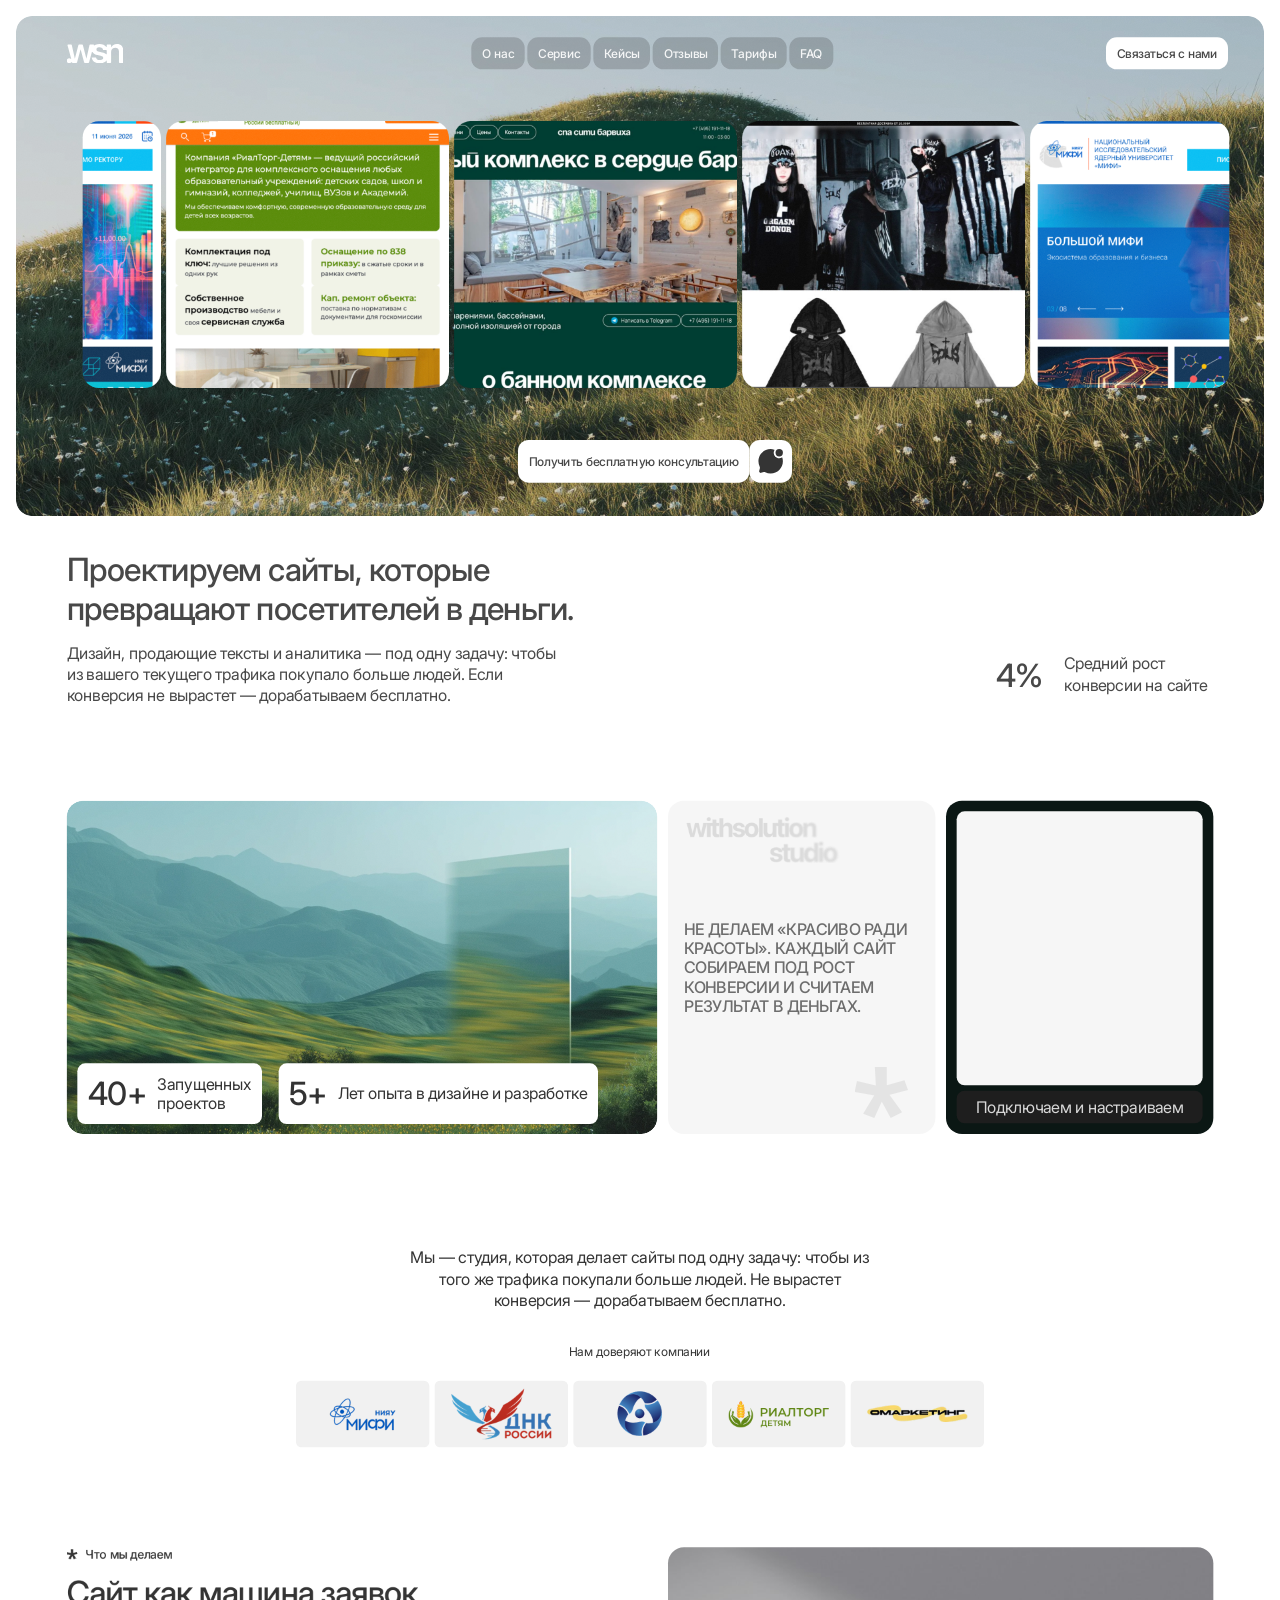
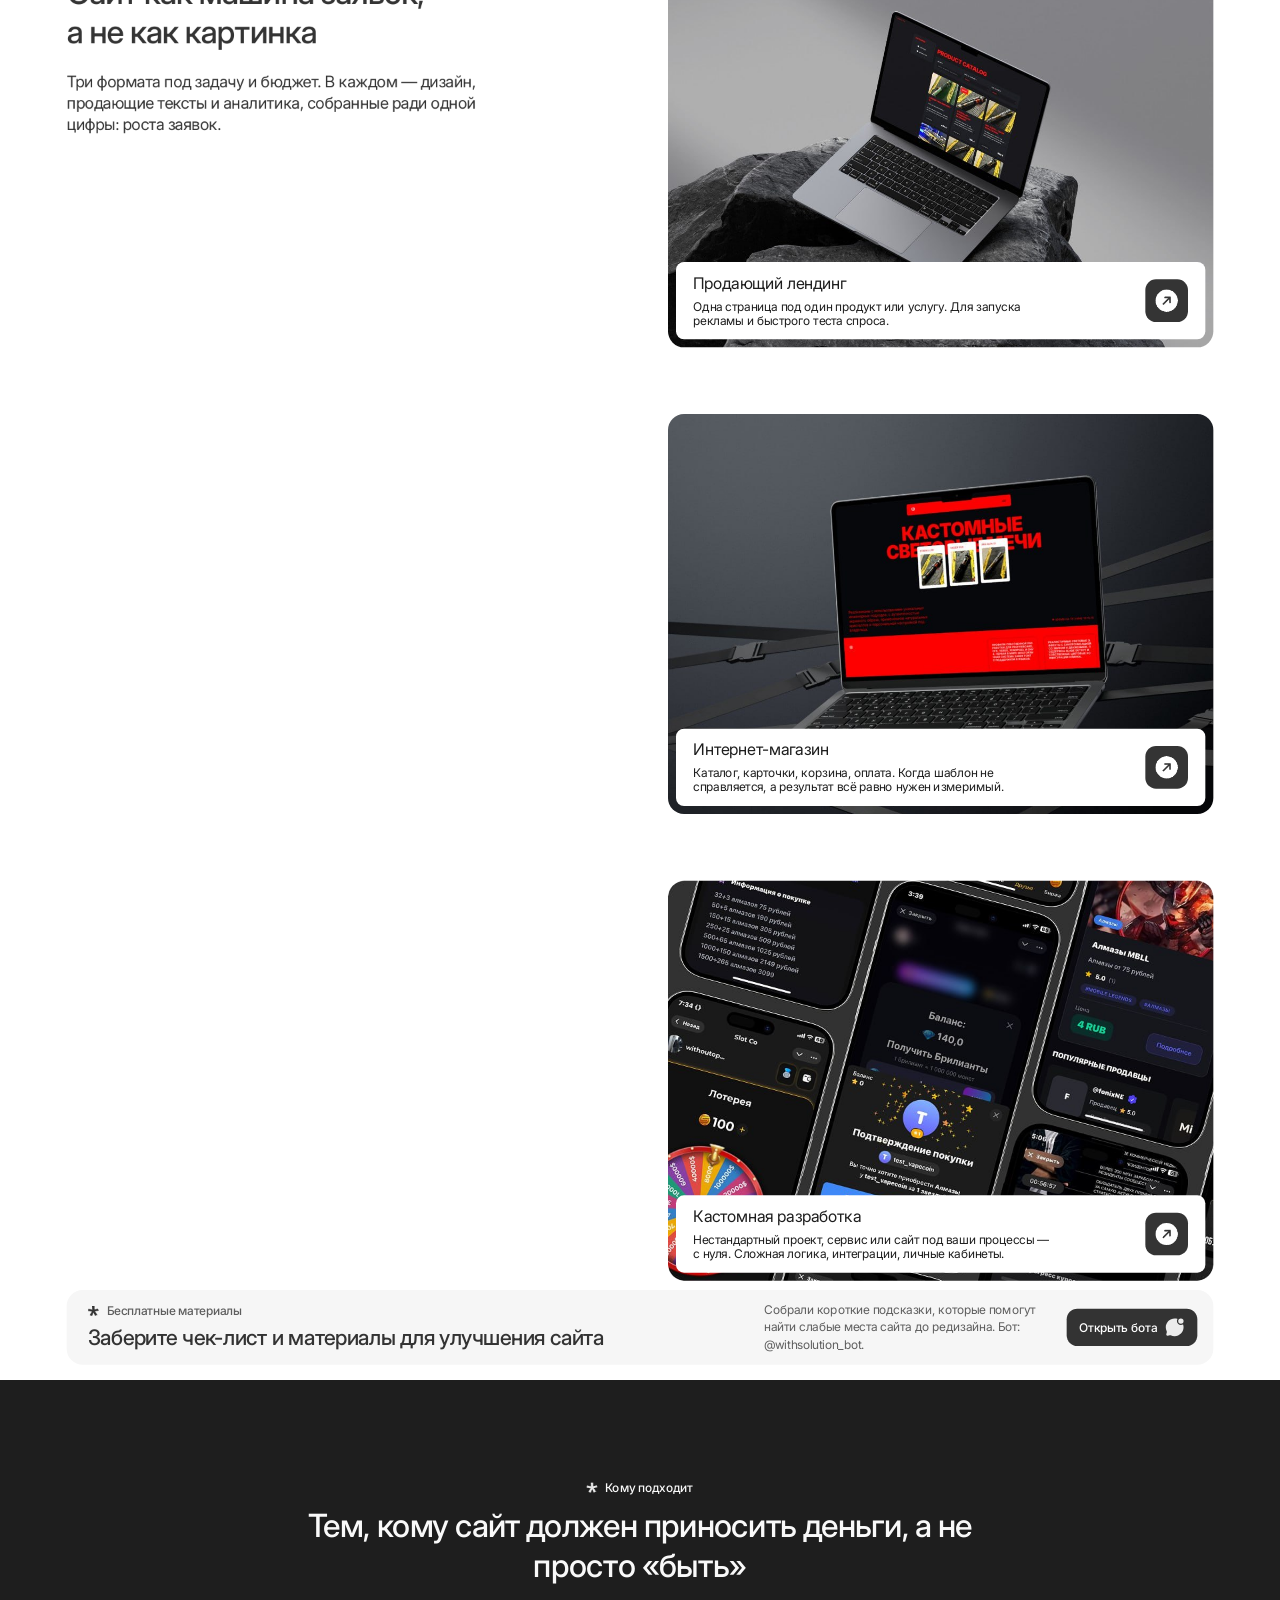
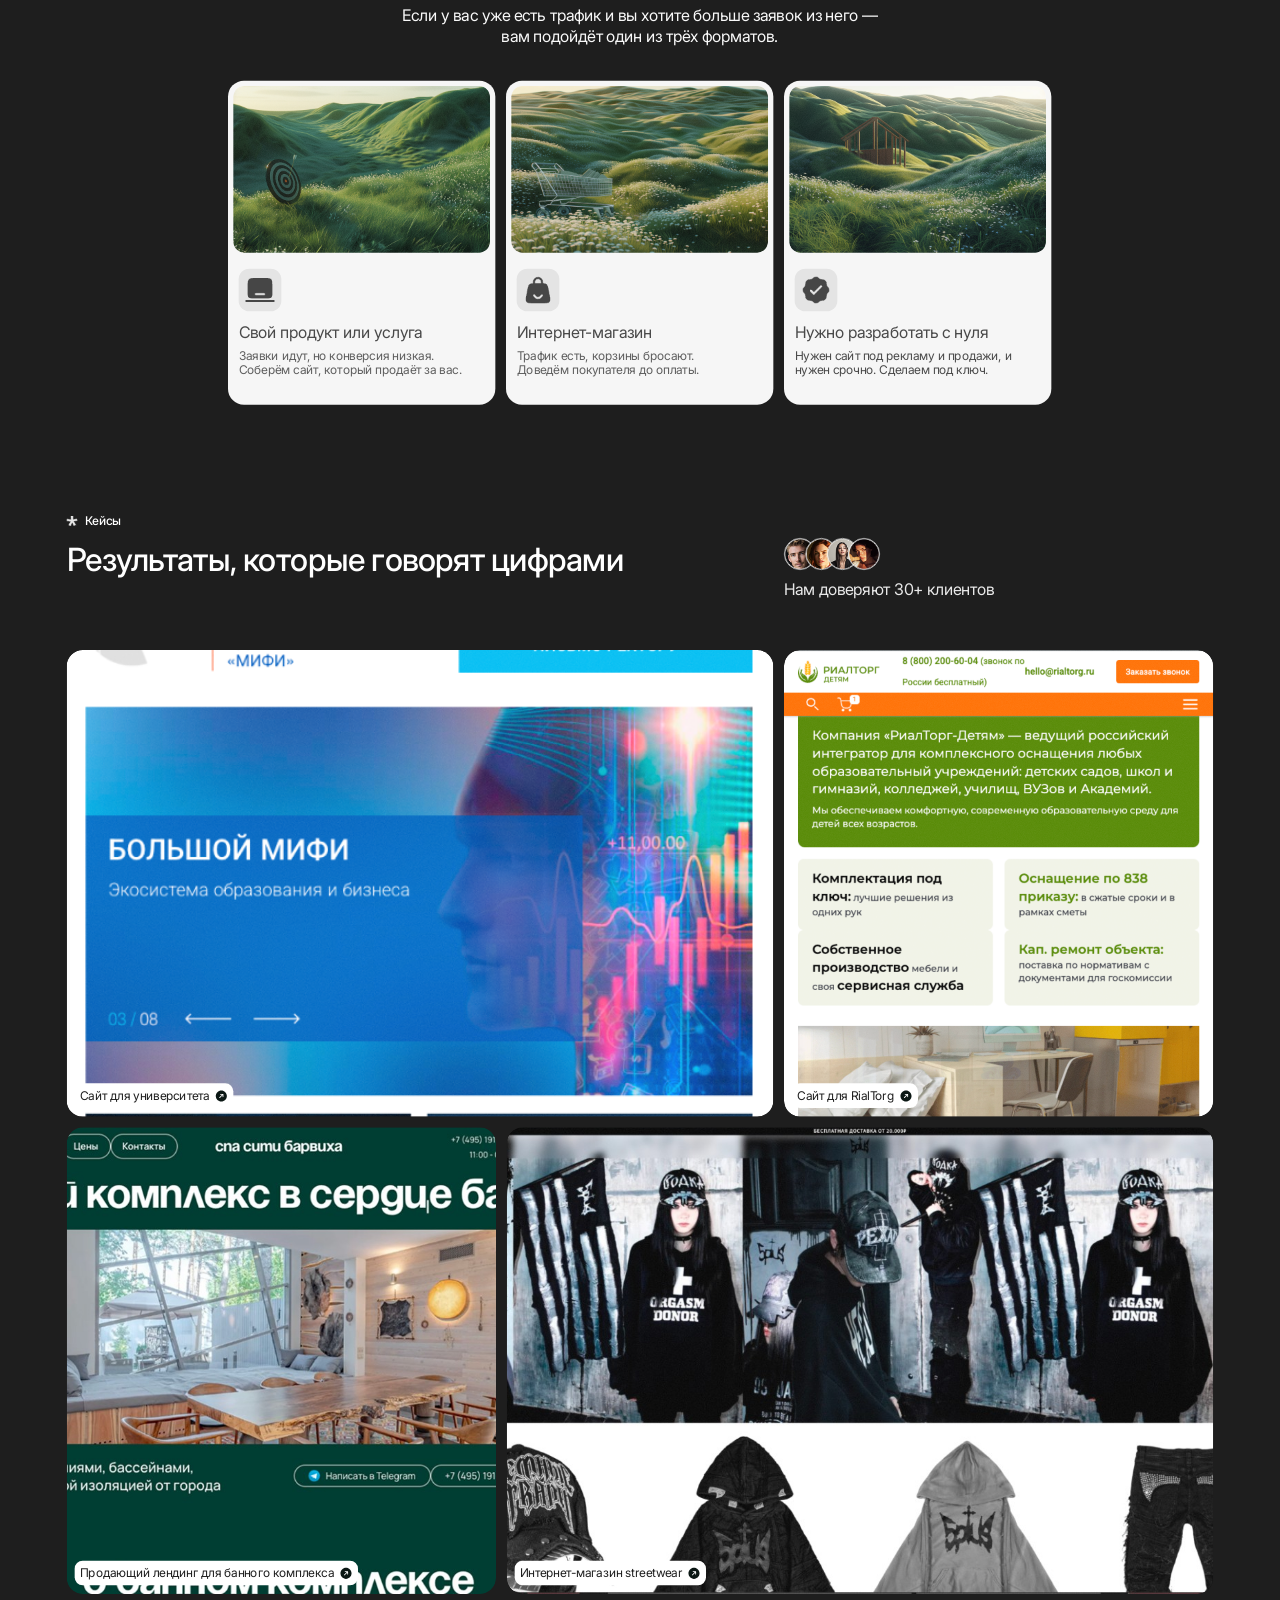
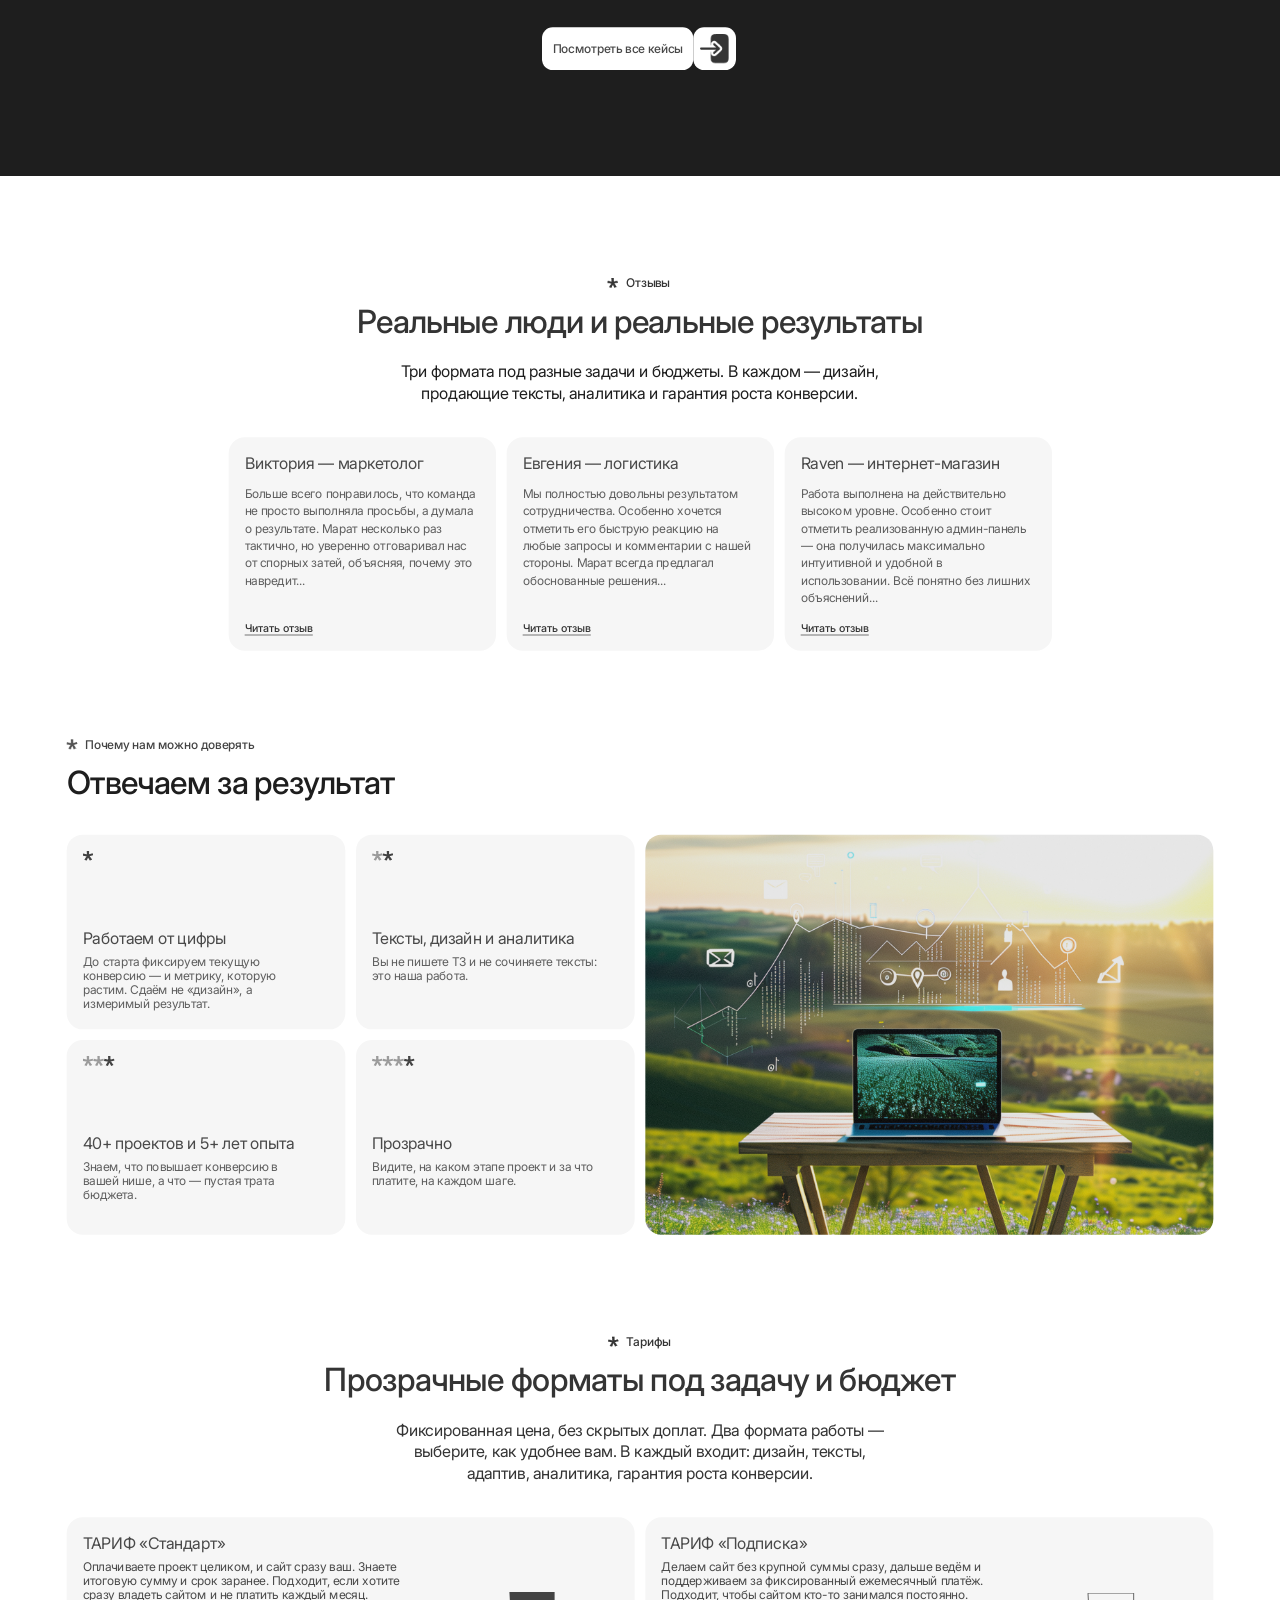
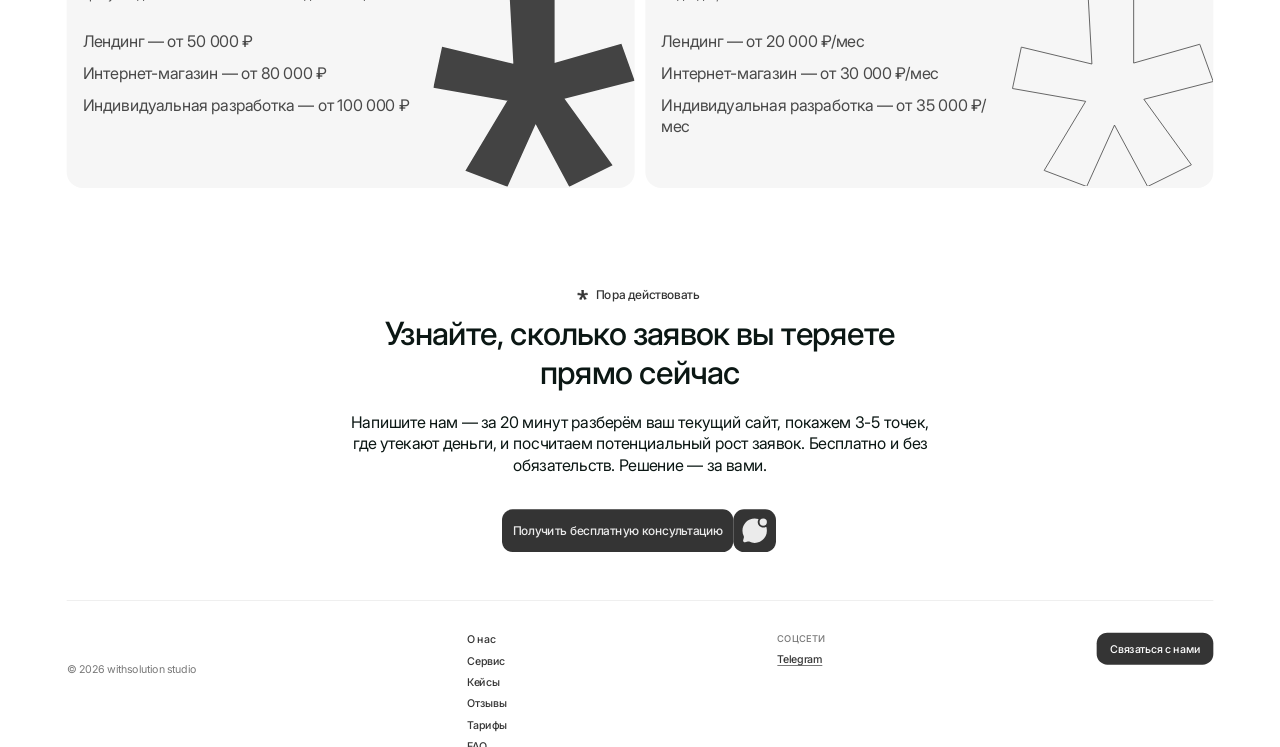
<file: index.html>
<!DOCTYPE html>
<html lang="ru">
<head>
  <meta charset="UTF-8">
  <meta name="viewport" content="width=device-width, initial-scale=1.0">
  <title>Студия — сайты, которые приносят заявки</title>

  <link rel="icon" type="image/png" href="./assets/icons/stars-1.svg">

  <link rel="preconnect" href="https://fonts.googleapis.com">
  <link rel="preconnect" href="https://fonts.gstatic.com" crossorigin>
  <link href="https://fonts.googleapis.com/css2?family=Inter:wght@400;500;600&display=swap" rel="stylesheet">
  <link rel="stylesheet" href="css/styles.css">
</head>
<body>
  <div class="stage" id="stage" style="height: 10720px;">
    <div class="section-bleed section-bleed--dark" id="darkSectionBleed"></div>
    <div class="canvas" id="canvas" style="width: 1920px; height: 10720px; background: white; transform: scale(1);">

      <!-- ===================== HERO ===================== -->
      <div id="top" style="width: 1872px; height: 750px; left: 24px; top: 24px; position: absolute">
        <div style="width: 1872px; height: 750px; left: 0px; top: 0px; position: absolute; border-radius: 24px; background-image: url(&#39;assets/hero/bg.png&#39;); background-size: cover; background-position: center; background-repeat: no-repeat;"></div>
        <!-- Studio logo (top-left) -->
        <a href="#top" class="nav-logo" style="left: 76px; top: 40px; position: absolute; display: flex; align-items: center; height: 32px;"><img src="./assets/hero/logo.svg" alt="withsolution studio" style="width: 85px; height: 29px; display: block;"></a>
        <a href="https://t.me/withsolution" target="_blank" rel="noopener noreferrer" style="left: 753px; top: 636px; position: absolute; justify-content: flex-start; align-items: center; display: inline-flex">
          <div style="height: 64px; padding-left: 16px; padding-right: 16px; padding-top: 10px; padding-bottom: 10px; background: white; border-radius: 16px; justify-content: center; align-items: center; gap: 10px; display: flex">
            <div style="opacity: 0.90; justify-content: center; display: flex; flex-direction: column; color: rgba(30, 30, 30, 0.90); font-size: 18px; font-weight: 500; word-wrap: break-word">Получить бесплатную консультацию</div>
          </div>
          <div style="width: 64px; height: 64px; padding: 10px 16px; background: white; border-radius: 16px; justify-content: center; align-items: center; gap: 10px; display: flex">
            <img src="./assets/icons/chat-dark.svg" alt="" style="width: 44px; height: 44px; display: block;">
          </div>
        </a>
        <nav style="left: 683px; top: 32px; position: absolute; justify-content: flex-start; align-items: center; gap: 4px; display: inline-flex">
          <a href="#section-about" style="height: 48px; padding: 10px 16px; background: rgba(30, 30, 30, 0.20); border-radius: 16px; justify-content: center; align-items: center; gap: 10px; display: flex"><span style="opacity: 0.90; color: white; font-size: 18px; font-weight: 500">О нас</span></a>
          <a href="#section-services" style="height: 48px; padding: 10px 16px; background: rgba(30, 30, 30, 0.20); border-radius: 16px; justify-content: center; align-items: center; gap: 10px; display: flex"><span style="opacity: 0.90; color: white; font-size: 18px; font-weight: 500">Сервис</span></a>
          <a href="#section-cases" style="height: 48px; padding: 10px 16px; background: rgba(30, 30, 30, 0.20); border-radius: 16px; justify-content: center; align-items: center; gap: 10px; display: flex"><span style="opacity: 0.90; color: white; font-size: 18px; font-weight: 500">Кейсы</span></a>
          <a href="#section-reviews" style="height: 48px; padding: 10px 16px; background: rgba(30, 30, 30, 0.20); border-radius: 16px; justify-content: center; align-items: center; gap: 10px; display: flex"><span style="opacity: 0.90; color: white; font-size: 18px; font-weight: 500">Отзывы</span></a>
          <a href="#section-pricing" style="height: 48px; padding: 10px 16px; background: rgba(30, 30, 30, 0.20); border-radius: 16px; justify-content: center; align-items: center; gap: 10px; display: flex"><span style="opacity: 0.90; color: white; font-size: 18px; font-weight: 500">Тарифы</span></a>
          <a href="#section-faq" style="height: 48px; padding: 10px 16px; background: rgba(30, 30, 30, 0.20); border-radius: 16px; justify-content: center; align-items: center; gap: 10px; display: flex"><span style="opacity: 0.90; color: white; font-size: 18px; font-weight: 500">FAQ</span></a>
        </nav>
        <a href="https://t.me/withsolution" target="_blank" rel="noopener noreferrer" style="height: 48px; padding: 10px 16px; left: 1635px; top: 32px; position: absolute; background: white; border-radius: 16px; justify-content: center; align-items: center; gap: 10px; display: inline-flex">
          <span style="opacity: 0.90; color: rgba(30, 30, 30, 0.90); font-size: 18px; font-weight: 500">Связаться с нами</span>
        </a>
        <div class="hero-cases-slider" id="heroCasesSlider" style="left: 100px; top: 158px; position: absolute; width: 1720px; height: 400px;">
          <div class="hero-cases-track" id="heroCasesTrack"></div>
        </div>
      </div>

      <!-- ===================== INTRO ===================== -->
      <div id="section-about" style="width: 843px; left: 100px; top: 824px; position: absolute; opacity: 0.90; color: rgba(30, 30, 30, 0.90); font-size: 48px; font-weight: 500">Проектируем сайты, которые превращают посетителей в деньги.</div>
      <div style="left: 100px; top: 964px; position: absolute; width: 1720px; display: flex; align-items: center; justify-content: space-between; gap: 48px;">
        <div style="width: 739px; flex: none; opacity: 0.90; color: rgba(30, 30, 30, 0.90); font-size: 24px; font-weight: 400; line-height: 32px">Дизайн, продающие тексты и аналитика — под одну задачу: чтобы из вашего текущего трафика покупало больше людей. Если конверсия не вырастет — дорабатываем бесплатно.</div>
        <div style="flex: none; justify-content: flex-start; align-items: center; gap: 32px; display: inline-flex">
          <div style="opacity: 0.90; color: rgba(30, 30, 30, 0.90); font-size: 48px; font-weight: 500">4%</div>
          <div style="width: 224px; opacity: 0.90; color: rgba(30, 30, 30, 0.90); font-size: 24px; font-weight: 400; line-height: 32px">Средний рост конверсии на сайте</div>
        </div>
      </div>

      <!-- ===================== ABOUT CARDS ===================== -->
      <div style="width: 886px; height: 500px; left: 100px; top: 1201px; position: absolute; border-radius: 24px; overflow: hidden">
        <div style="width: 100%; height: 100%; position: absolute; inset: 0; border-radius: 24px; background-image: url(&#39;assets/hero/card.png&#39;); background-size: cover; background-position: center;"></div>
        <div style="padding: 16px; left: 318px; top: 394px; position: absolute; background: white; border-radius: 12px; display: inline-flex">
          <div style="justify-content: flex-start; align-items: center; gap: 16px; display: inline-flex">
            <div style="opacity: 0.90; color: #1E1E1E; font-size: 48px; font-weight: 500">5+</div>
            <div style="opacity: 0.90; color: #1E1E1E; font-size: 24px; font-weight: 400">Лет опыта в дизайне и разработке</div>
          </div>
        </div>
        <div style="padding: 16px; left: 16px; top: 394px; position: absolute; background: white; border-radius: 12px; display: inline-flex">
          <div style="justify-content: flex-start; align-items: center; gap: 16px; display: inline-flex">
            <div style="opacity: 0.90; color: #1E1E1E; font-size: 48px; font-weight: 500">40+</div>
            <div style="opacity: 0.90; color: #1E1E1E; font-size: 24px; font-weight: 400">Запущенных<br>проектов</div>
          </div>
        </div>
      </div>

      <div style="width: 401px; height: 500px; left: 1002px; top: 1201px; position: absolute; background: rgba(236.62, 236.62, 236.62, 0.50); border-radius: 24px">
        <div style="width: 80px; height: 77px; left: 280px; top: 399px; position: absolute;"><img src="./assets/hero/star.svg" alt="" style="width: 100%; height: 100%; display: block;"></div>
        <div style="width: 234px; height: 70px; left: 24px; top: 24px; position: absolute; border-radius: 8px; overflow: hidden;"><img src="./assets/hero/blur.png" alt="" style="width: 100%; height: 100%; object-fit: cover; display: block;"></div>
        <div style="width: 352px; left: 24px; top: 178px; position: absolute; opacity: 0.90; color: rgba(30, 30, 30, 0.70); font-size: 24px; font-weight: 500; text-transform: uppercase">Не делаем «красиво ради красоты». Каждый сайт собираем под рост конверсии и считаем результат в деньгах.</div>
      </div>

      <div style="width: 401px; height: 500px; left: 1419px; top: 1201px; position: absolute; background: #0B1714; border-radius: 24px">
        <div style="width: 369px; padding: 10px; left: 16px; top: 435px; position: absolute; background: #1E1E1E; border-radius: 12px; justify-content: center; align-items: center; gap: 10px; display: inline-flex">
          <div style="opacity: 0.90; color: #ECECEC; font-size: 24px; font-weight: 400">Подключаем и настраиваем</div>
        </div>
        <div style="width: 369px; height: 411px; left: 16px; top: 16px; position: absolute; background: #F6F6F6; overflow: hidden; border-radius: 12px">
          <video src="./assets/video/0611.mp4" autoplay muted loop playsinline style="width: 100%; height: 100%; object-fit: cover; display: block; border-radius: 12px;"></video>
        </div>
      </div>

      <!-- ===================== TRUST / LOGOS ===================== -->
      <div style="width: 693px; left: 613px; top: 1871px; position: absolute; text-align: center; color: rgba(30, 30, 30, 0.90); font-size: 24px; font-weight: 400; line-height: 32px">Мы — студия, которая делает сайты под одну задачу: чтобы из того же трафика покупали больше людей. Не вырастет конверсия — дорабатываем бесплатно.</div>

      <div style="left: 853px; top: 2017px; position: absolute; text-align: center; color: rgba(30, 30, 30, 0.90); font-size: 18px; font-weight: 400">Нам доверяют компании</div>

      <div style="width: 200px; height: 100px; left: 444px; top: 2071px; position: absolute; background: rgba(236.62, 236.62, 236.62, 0.50); border-radius: 8px; overflow: hidden;">
        <img src="./assets/logos/logo-rosatom.png" alt="Росатом" style="width: 100%; height: 100%; object-fit: contain; display: block;">
      </div>
      <div style="width: 200px; height: 100px; left: 652px; top: 2071px; position: absolute; background: rgba(236.62, 236.62, 236.62, 0.50); border-radius: 8px; overflow: hidden;">
        <img src="./assets/logos/logo-mifi.png" alt="НИЯУ МИФИ" style="width: 100%; height: 100%; object-fit: contain; display: block;">
      </div>
      <div style="width: 200px; height: 100px; left: 860px; top: 2071px; position: absolute; background: rgba(236.62, 236.62, 236.62, 0.50); border-radius: 8px; overflow: hidden;">
        <img src="./assets/logos/logo-dnk.png" alt="ДНК России" style="width: 100%; height: 100%; object-fit: contain; display: block;">
      </div>
      <div style="width: 200px; height: 100px; left: 1068px; top: 2071px; position: absolute; background: rgba(236.62, 236.62, 236.62, 0.50); border-radius: 8px; overflow: hidden;">
        <img src="./assets/logos/logo-rialtorg.png" alt="Риалторг" style="width: 100%; height: 100%; object-fit: contain; display: block;">
      </div>
      <div style="width: 200px; height: 100px; left: 1276px; top: 2071px; position: absolute; background: rgba(236.62, 236.62, 236.62, 0.50); border-radius: 8px; overflow: hidden;">
        <img src="./assets/logos/logo-omarketing.png" alt="Омаркетинг" style="width: 100%; height: 100%; object-fit: contain; display: block;">
      </div>

      <!-- ===================== WHAT WE DO ===================== -->
      <div id="section-services" data-services-copy style="width: 656px; height: 310px; left: 100px; top: 2321px; position: absolute; z-index: 5; will-change: transform;">
        <div style="left: 0; top: 0; position: absolute; justify-content: flex-start; align-items: center; gap: 12px; display: inline-flex">
          <img src="./assets/icons/star-small.png" alt="" style="width: 16px; height: 15px; display: block;">
          <div style="color: rgba(30, 30, 30, 0.90); font-size: 18px; font-weight: 500">Что мы делаем</div>
        </div>
        <div style="left: 0; top: 38px; position: absolute; color: rgba(30, 30, 30, 0.90); font-size: 48px; font-weight: 500">Сайт как машина заявок,<br>а не как картинка</div>
        <div style="width: 656px; left: 0; top: 186px; position: absolute; color: rgba(30, 30, 30, 0.90); font-size: 24px; font-weight: 400; line-height: 32px">Три формата под задачу и бюджет. В каждом — дизайн, продающие тексты и аналитика, собранные ради одной цифры: роста заявок.</div>
      </div>

      <div style="width: 818px; height: 600px; left: 1002px; top: 2321px; position: absolute; border-radius: 24px; overflow: hidden; background-image: url('assets/sections/service-landing.jpg'); background-size: cover; background-position: center;"></div>
      <div style="width: 794px; height: 116px; left: 1014px; top: 2793px; position: absolute; background: white; overflow: hidden; border-radius: 12px">
        <div style="left: 26px; top: 16px; position: absolute; flex-direction: column; justify-content: flex-start; align-items: flex-start; gap: 8px; display: inline-flex">
          <div style="color: #1E1E1E; font-size: 24px; font-weight: 400; line-height: 32px">Продающий лендинг</div>
          <div style="width: 510px; color: #1E1E1E; font-size: 18px; font-weight: 400">Одна страница под один продукт или услугу. Для запуска рекламы и быстрого теста спроса.</div>
        </div>
        <div style="width: 64px; height: 64px; padding: 10px 16px; left: 704px; top: 26px; position: absolute; background: rgba(30, 30, 30, 0.90); border-radius: 16px; justify-content: center; align-items: center; gap: 10px; display: inline-flex">
          <img src="./assets/icons/arrow.png" alt="" style="width: 40px; height: 40px; display: block;">
        </div>
      </div>

      <div style="width: 818px; height: 600px; left: 1002px; top: 3021px; position: absolute; border-radius: 24px; overflow: hidden; background-image: url('assets/sections/service-shop.jpg'); background-size: cover; background-position: center;"></div>
      <div style="width: 794px; height: 116px; left: 1014px; top: 3493px; position: absolute; background: white; overflow: hidden; border-radius: 12px">
        <div style="left: 26px; top: 16px; position: absolute; flex-direction: column; justify-content: flex-start; align-items: flex-start; gap: 8px; display: inline-flex">
          <div style="align-self: stretch; color: #1E1E1E; font-size: 24px; font-weight: 400; line-height: 32px">Интернет-магазин</div>
          <div style="width: 514px; color: #1E1E1E; font-size: 18px; font-weight: 400">Каталог, карточки, корзина, оплата. Когда шаблон не справляется, а результат всё равно нужен измеримый.</div>
        </div>
        <div style="width: 64px; height: 64px; padding: 10px 16px; left: 704px; top: 26px; position: absolute; background: rgba(30, 30, 30, 0.90); border-radius: 16px; justify-content: center; align-items: center; gap: 10px; display: inline-flex">
          <img src="./assets/icons/arrow.png" alt="" style="width: 40px; height: 40px; display: block;">
        </div>
      </div>

      <div style="width: 818px; height: 600px; left: 1002px; top: 3721px; position: absolute; border-radius: 24px; overflow: hidden; background-image: url('assets/sections/service-custom.jpg'); background-size: cover; background-position: center;"></div>
      <div style="width: 794px; height: 116px; left: 1014px; top: 4193px; position: absolute; background: white; overflow: hidden; border-radius: 12px">
        <div style="left: 26px; top: 16px; position: absolute; flex-direction: column; justify-content: flex-start; align-items: flex-start; gap: 8px; display: inline-flex">
          <div style="color: #1E1E1E; font-size: 24px; font-weight: 400; line-height: 32px">Кастомная разработка</div>
          <div style="width: 539px; color: #1E1E1E; font-size: 18px; font-weight: 400">Нестандартный проект, сервис или сайт под ваши процессы — с нуля. Сложная логика, интеграции, личные кабинеты.</div>
        </div>
        <div style="width: 64px; height: 64px; padding: 10px 16px; left: 704px; top: 26px; position: absolute; background: rgba(30, 30, 30, 0.90); border-radius: 16px; justify-content: center; align-items: center; gap: 10px; display: inline-flex">
          <img src="./assets/icons/arrow.png" alt="" style="width: 40px; height: 40px; display: block;">
        </div>
      </div>


      <!-- ===================== BOT CHECKLIST BANNER ===================== -->
      <a href="https://t.me/withsolution_bot" target="_blank" rel="noopener noreferrer" style="width: 1720px; height: 112px; left: 100px; top: 4335px; position: absolute; background: #F6F6F6; border-radius: 24px; overflow: hidden; padding: 0 24px 0 32px; box-sizing: border-box; display: flex; align-items: center; justify-content: space-between; gap: 32px; text-decoration: none;">
        <div style="display: flex; flex-direction: column; gap: 10px;">
          <div style="display: inline-flex; align-items: center; gap: 12px; color: rgba(30, 30, 30, 0.70); font-size: 18px; font-weight: 500;">
            <img src="./assets/icons/star-small.png" alt="" style="width: 16px; height: 15px; display: block;">
            Бесплатные материалы
          </div>
          <div style="color: rgba(30, 30, 30, 0.90); font-size: 32px; font-weight: 500; line-height: 40px;">Заберите чек-лист и материалы для улучшения сайта</div>
        </div>
        <div style="display: flex; align-items: center; gap: 24px;">
          <div style="width: 430px; color: rgba(30, 30, 30, 0.70); font-size: 18px; font-weight: 400; line-height: 26px;">Собрали короткие подсказки, которые помогут найти слабые места сайта до редизайна. Бот: @withsolution_bot.</div>
          <div style="height: 56px; padding: 10px 18px; background: rgba(30, 30, 30, 0.90); border-radius: 16px; display: inline-flex; align-items: center; justify-content: center; gap: 10px; color: white; font-size: 18px; font-weight: 500; white-space: nowrap;">
            Открыть бота
            <img src="./assets/icons/chat-white.svg" alt="" style="width: 32px; height: 32px; display: block;">
          </div>
        </div>
      </a>

      <!-- ===================== DARK SECTION ===================== -->
      <div id="section-who" style="width: 1920px; height: 2994px; left: 0; top: 4470px; position: absolute; background: #1E1E1E; pointer-events: none;"></div>

      <div style="left: 880px; top: 4621px; position: absolute; justify-content: flex-start; align-items: center; gap: 12px; display: inline-flex">
        <img src="./assets/icons/star-small.png" alt="" style="width: 16px; height: 15px; display: block; filter: brightness(0) invert(1);">
        <div style="color: #F9F9F9; font-size: 18px; font-weight: 500">Кому подходит</div>
      </div>
      <div style="width: 1000px; left: 460px; top: 4659px; position: absolute; text-align: center; color: #F9F9F9; font-size: 48px; font-weight: 500">Тем, кому сайт должен приносить деньги, а не просто «быть»</div>
      <div style="width: 757px; left: 581px; top: 4807px; position: absolute; text-align: center; color: #F9F9F9; font-size: 24px; font-weight: 400; line-height: 32px">Если у вас уже есть трафик и вы хотите больше заявок из него — вам подойдёт один из трёх форматов.</div>

      <div style="width: 401px; height: 486px; left: 342px; top: 4921px; position: absolute; background: #F6F6F6; border-radius: 24px">
        <div style="width: 385px; height: 250px; left: 8px; top: 8px; position: absolute; border-radius: 16px; overflow: hidden; background-image: url('assets/sections/who-target.png'); background-size: cover; background-position: center;"></div>
        <div style="left: 16px; top: 362px; position: absolute; text-align: center; color: rgba(30, 30, 30, 0.80); font-size: 24px; font-weight: 400; line-height: 32px">Свой продукт или услуга</div>
        <div style="width: 349px; left: 16px; top: 402px; position: absolute; color: rgba(30, 30, 30, 0.70); font-size: 18px; font-weight: 400">Заявки идут, но конверсия низкая. Соберём сайт, который продаёт за вас.</div>
        <div style="width: 64px; height: 64px; padding: 10px 16px; left: 16px; top: 282px; position: absolute; background: #E4E4E4; border-radius: 16px; justify-content: center; align-items: center; gap: 10px; display: inline-flex">
          <img src="./assets/icons/laptop.png" alt="" style="width: 48px; height: 48px; display: block;">
        </div>
      </div>

      <div style="width: 401px; height: 486px; left: 759px; top: 4921px; position: absolute; background: #F6F6F6; border-radius: 24px">
        <div style="width: 385px; height: 250px; left: 8px; top: 8px; position: absolute; border-radius: 16px; overflow: hidden; background-image: url('assets/sections/who-shop.png'); background-size: cover; background-position: center;"></div>
        <div style="left: 16px; top: 362px; position: absolute; color: rgba(30, 30, 30, 0.80); font-size: 24px; font-weight: 400; line-height: 32px">Интернет-магазин</div>
        <div style="width: 349px; left: 16px; top: 402px; position: absolute; color: rgba(30, 30, 30, 0.70); font-size: 18px; font-weight: 400">Трафик есть, корзины бросают. Доведём покупателя до оплаты.</div>
        <div style="width: 64px; height: 64px; padding: 10px 16px; left: 16px; top: 282px; position: absolute; background: #E4E4E4; border-radius: 16px; justify-content: center; align-items: center; gap: 10px; display: inline-flex">
          <img src="./assets/icons/bag.png" alt="" style="width: 48px; height: 48px; display: block;">
        </div>
      </div>

      <div style="width: 401px; height: 486px; left: 1176px; top: 4921px; position: absolute; background: #F6F6F6; border-radius: 24px">
        <div style="width: 385px; height: 250px; left: 8px; top: 8px; position: absolute; border-radius: 16px; overflow: hidden; background-image: url('assets/sections/who-house.png'); background-size: cover; background-position: center;"></div>
        <div style="left: 16px; top: 362px; position: absolute; color: rgba(30, 30, 30, 0.80); font-size: 24px; font-weight: 400; line-height: 32px">Нужно разработать с нуля</div>
        <div style="width: 349px; left: 16px; top: 402px; position: absolute; color: rgba(30, 30, 30, 0.80); font-size: 18px; font-weight: 400">Нужен сайт под рекламу и продажи, и нужен срочно. Сделаем под ключ.</div>
        <div style="width: 64px; height: 64px; padding: 10px 16px; left: 16px; top: 282px; position: absolute; background: #E4E4E4; border-radius: 16px; justify-content: center; align-items: center; gap: 10px; display: inline-flex">
          <img src="./assets/icons/verified.png" alt="" style="width: 48px; height: 48px; display: block;">
        </div>
      </div>

      <!-- ===================== CASES ===================== -->
      <div id="section-cases" style="left: 100px; top: 5571px; position: absolute; justify-content: flex-start; align-items: center; gap: 12px; display: inline-flex">
        <img src="./assets/icons/star-small.png" alt="" style="width: 16px; height: 15px; display: block; filter: brightness(0) invert(1);">
        <div style="color: white; font-size: 18px; font-weight: 500">Кейсы</div>
      </div>
      <div style="left: 100px; top: 5609px; position: absolute; color: white; font-size: 48px; font-weight: 500">Результаты, которые говорят цифрами</div>

      <div style="width: 644px; left: 1176px; top: 5669px; position: absolute; opacity: 0.90; color: white; font-size: 24px; font-weight: 400">Нам доверяют 30+ клиентов</div>
      <img
  src="./assets/avatar-1.png"
  alt="Avatar 1"
  style="width: 48px; height: 48px; left: 1176px; top: 5607px; position: absolute; border-radius: 9999px; border: 1px #E8E8E8 solid; object-fit: cover;"
>
<img
  src="./assets/avatar-2.png"
  alt="Avatar 2"
  style="width: 48px; height: 48px; left: 1208px; top: 5607px; position: absolute; border-radius: 9999px; border: 1px #E8E8E8 solid; object-fit: cover;"
>
<img
  src="./assets/avatar-3.png"
  alt="Avatar 3"
  style="width: 48px; height: 48px; left: 1240px; top: 5607px; position: absolute; border-radius: 9999px; border: 1px #E8E8E8 solid; object-fit: cover;"
>
<img
  src="./assets/avatar-4.png"
  alt="Avatar 4"
  style="width: 48px; height: 48px; left: 1272px; top: 5607px; position: absolute; border-radius: 9999px; border: 1px #E8E8E8 solid; object-fit: cover;"
>

      <div style="width: 1060px; height: 700px; left: 100px; top: 5775px; position: absolute; border-radius: 24px; overflow: hidden">
        <img src="./assets/cases/case-01.png" alt="" style="width: 100%; height: 100%; object-fit: cover; display: block; border-radius: 24px;">
        <div style="padding: 8px; left: 12px; top: 650px; position: absolute; background: white; border-radius: 12px; justify-content: flex-start; align-items: center; gap: 8px; display: inline-flex">
          <div style="color: #1E1E1E; font-size: 18px; font-weight: 400">Сайт для университета</div>
          <img src="./assets/icons/arrow.svg" alt="" style="width: 20px; height: 20px; display: block;">
        </div>
      </div>

      <div style="width: 644px; height: 700px; left: 1176px; top: 5775px; position: absolute; border-radius: 24px; overflow: hidden">
        <img src="./assets/cases/case-02.png" alt="" style="width: 100%; height: 100%; object-fit: cover; display: block; border-radius: 24px;">
        <div style="padding: 8px; left: 12px; top: 650px; position: absolute; background: white; border-radius: 12px; justify-content: flex-start; align-items: center; gap: 8px; display: inline-flex">
          <div style="color: #1E1E1E; font-size: 18px; font-weight: 400">Сайт для RialTorg</div>
          <img src="./assets/icons/arrow.svg" alt="" style="width: 20px; height: 20px; display: block;">
        </div>
      </div>

      <div style="width: 644px; height: 700px; left: 100px; top: 6491px; position: absolute; border-radius: 24px; overflow: hidden">
        <img src="./assets/cases/case-03.png" alt="" style="width: 100%; height: 100%; object-fit: cover; display: block; border-radius: 24px;">
        <div style="padding: 8px; left: 12px; top: 650px; position: absolute; background: white; border-radius: 12px; justify-content: flex-start; align-items: center; gap: 8px; display: inline-flex">
          <div style="color: #1E1E1E; font-size: 18px; font-weight: 400">Продающий лендинг для банного комплекса</div>
          <img src="./assets/icons/arrow.svg" alt="" style="width: 20px; height: 20px; display: block;">
        </div>
      </div>

      <div style="width: 1060px; height: 700px; left: 760px; top: 6491px; position: absolute; border-radius: 24px; overflow: hidden">
        <img src="./assets/cases/case-04.png" alt="" style="width: 100%; height: 100%; object-fit: cover; display: block; border-radius: 24px;">
        <div style="padding: 8px; left: 12px; top: 650px; position: absolute; background: white; border-radius: 12px; justify-content: flex-start; align-items: center; gap: 8px; display: inline-flex">
          <div style="color: #1E1E1E; font-size: 18px; font-weight: 400">Интернет-магазин streetwear</div>
          <img src="./assets/icons/arrow.svg" alt="" style="width: 20px; height: 20px; display: block;">
        </div>
      </div>

      <a href="cases.html" style="left: 813px; top: 7241px; position: absolute; justify-content: flex-start; align-items: center; display: inline-flex">
        <div style="height: 64px; padding: 10px 16px; background: white; border-radius: 16px; justify-content: center; align-items: center; gap: 10px; display: flex">
          <div style="opacity: 0.90; color: rgba(30, 30, 30, 0.90); font-size: 18px; font-weight: 500">Посмотреть все кейсы</div>
        </div>
        <div style="width: 64px; height: 64px; padding: 10px 16px; background: white; border-radius: 16px; justify-content: center; align-items: center; gap: 10px; display: flex">
          <img src="./assets/icons/download.png" alt="" style="width: 44px; height: 44px; display: block;">
        </div>
      </a>

      <!-- ===================== REVIEWS ===================== -->
      <div id="section-reviews" style="left: 911px; top: 7614px; position: absolute; justify-content: flex-start; align-items: center; gap: 12px; display: inline-flex">
        <img src="./assets/icons/star-small.png" alt="" style="width: 16px; height: 15px; display: block;">
        <div style="color: rgba(30, 30, 30, 0.90); font-size: 18px; font-weight: 500">Отзывы</div>
      </div>
      <div style="left: 50%; top: 7652px; position: absolute; transform: translateX(-50%); white-space: nowrap; text-align: center; color: rgba(30, 30, 30, 0.90); font-size: 48px; font-weight: 500">Реальные люди и реальные результаты</div>
      <div style="width: 757px; left: 581px; top: 7742px; position: absolute; text-align: center; color: #1E1E1E; font-size: 24px; font-weight: 400; line-height: 32px">Три формата под разные задачи и бюджеты. В каждом — дизайн, продающие тексты, аналитика и гарантия роста конверсии.</div>

      <div style="width: 401px; height: 320px; left: 343px; top: 7856px; position: absolute; background: #F6F6F6; border-radius: 24px; display: flex; flex-direction: column;">
        <div style="left: 24px; top: 24px; position: absolute; color: rgba(30, 30, 30, 0.80); font-size: 24px; font-weight: 400; line-height: 32px">Виктория — маркетолог</div>
        <div style="width: 349px; left: 24px; top: 72px; position: absolute; color: rgba(30, 30, 30, 0.70); font-size: 18px; font-weight: 400; line-height: 26px">Больше всего понравилось, что команда не просто выполняла просьбы, а думала о результате. Марат несколько раз тактично, но уверенно отговаривал нас от спорных затей, объясняя, почему это навредит...</div>
        <a href="https://t.me/withsolution" target="_blank" rel="noopener noreferrer" style="position: absolute; left: 24px; bottom: 24px; color: rgba(30, 30, 30, 0.90); font-size: 16px; font-weight: 500; text-decoration: underline; text-underline-offset: 4px;">Читать отзыв</a>
      </div>
      <div style="width: 401px; height: 320px; left: 760px; top: 7856px; position: absolute; background: #F6F6F6; border-radius: 24px; display: flex; flex-direction: column;">
        <div style="left: 24px; top: 24px; position: absolute; color: rgba(30, 30, 30, 0.80); font-size: 24px; font-weight: 400; line-height: 32px">Евгения — логистика</div>
        <div style="width: 349px; left: 24px; top: 72px; position: absolute; color: rgba(30, 30, 30, 0.70); font-size: 18px; font-weight: 400; line-height: 26px">Мы полностью довольны результатом сотрудничества. Особенно хочется отметить его быструю реакцию на любые запросы и комментарии с нашей стороны. Марат всегда предлагал обоснованные решения...</div>
        <a href="https://t.me/withsolution" target="_blank" rel="noopener noreferrer" style="position: absolute; left: 24px; bottom: 24px; color: rgba(30, 30, 30, 0.90); font-size: 16px; font-weight: 500; text-decoration: underline; text-underline-offset: 4px;">Читать отзыв</a>
      </div>
      <div style="width: 401px; height: 320px; left: 1177px; top: 7856px; position: absolute; background: #F6F6F6; border-radius: 24px; display: flex; flex-direction: column;">
        <div style="left: 24px; top: 24px; position: absolute; color: rgba(30, 30, 30, 0.80); font-size: 24px; font-weight: 400; line-height: 32px">Raven — интернет-магазин</div>
        <div style="width: 349px; left: 24px; top: 72px; position: absolute; color: rgba(30, 30, 30, 0.70); font-size: 18px; font-weight: 400; line-height: 26px">Работа выполнена на действительно высоком уровне. Особенно стоит отметить реализованную админ-панель — она получилась максимально интуитивной и удобной в использовании. Всё понятно без лишних объяснений...</div>
        <a href="https://t.me/withsolution" target="_blank" rel="noopener noreferrer" style="position: absolute; left: 24px; bottom: 24px; color: rgba(30, 30, 30, 0.90); font-size: 16px; font-weight: 500; text-decoration: underline; text-underline-offset: 4px;">Читать отзыв</a>
      </div>

      <!-- ===================== WHY TRUST US ===================== -->
      <div id="section-faq" style="left: 100px; top: 8306px; position: absolute; justify-content: flex-start; align-items: center; gap: 12px; display: inline-flex">
        <img src="./assets/icons/star-small.png" alt="" style="width: 16px; height: 15px; display: block; opacity: 0.85;">
        <div style="color: #434343; font-size: 18px; font-weight: 500">Почему нам можно доверять</div>
      </div>
      <div style="left: 100px; top: 8344px; position: absolute; color: #1E1E1E; font-size: 48px; font-weight: 500">Отвечаем за результат</div>

      <div style="width: 418px; height: 292px; left: 100px; top: 8452px; position: absolute; background: #F6F6F6; border-radius: 24px">
        <div style="width: 349px; left: 24px; top: 140px; position: absolute; flex-direction: column; justify-content: flex-start; align-items: flex-start; gap: 8px; display: inline-flex">
          <div style="align-self: stretch; color: rgba(30, 30, 30, 0.80); font-size: 24px; font-weight: 400; line-height: 32px">Работаем от цифры</div>
          <div style="align-self: stretch; color: rgba(30, 30, 30, 0.70); font-size: 18px; font-weight: 400">До старта фиксируем текущую конверсию — и метрику, которую растим. Сдаём не «дизайн», а измеримый результат.</div>
        </div>
        <img src="./assets/icons/stars-1.svg" alt="" style="width: 16px; height: 15px; left: 24px; top: 24px; position: absolute; display: block;">
      </div>
      <div style="width: 418px; height: 292px; left: 534px; top: 8452px; position: absolute; background: #F6F6F6; border-radius: 24px">
        <div style="width: 349px; left: 24px; top: 140px; position: absolute; flex-direction: column; justify-content: flex-start; align-items: flex-start; gap: 8px; display: inline-flex">
          <div style="align-self: stretch; color: rgba(30, 30, 30, 0.80); font-size: 24px; font-weight: 400; line-height: 32px">Тексты, дизайн и аналитика</div>
          <div style="align-self: stretch; color: rgba(30, 30, 30, 0.70); font-size: 18px; font-weight: 400">Вы не пишете ТЗ и не сочиняете тексты: это наша работа.</div>
        </div>
        <img src="./assets/icons/stars-2.svg" alt="" style="height: 15px; left: 24px; top: 24px; position: absolute; display: block;">
      </div>

      <div style="width: 852px; height: 600px; left: 968px; top: 8452px; position: absolute; border-radius: 24px; overflow: hidden; background-image: url('assets/sections/trust-star-photo.png'); background-size: cover; background-position: center;"></div>

      <div style="width: 418px; height: 292px; left: 100px; top: 8760px; position: absolute; background: #F6F6F6; border-radius: 24px">
        <div style="width: 349px; left: 24px; top: 140px; position: absolute; flex-direction: column; justify-content: flex-start; align-items: flex-start; gap: 8px; display: inline-flex">
          <div style="align-self: stretch; color: rgba(30, 30, 30, 0.80); font-size: 24px; font-weight: 400; line-height: 32px">40+ проектов и 5+ лет опыта</div>
          <div style="align-self: stretch; color: rgba(30, 30, 30, 0.70); font-size: 18px; font-weight: 400">Знаем, что повышает конверсию в вашей нише, а что — пустая трата бюджета.</div>
        </div>
        <img src="./assets/icons/stars-3.svg" alt="" style="height: 15px; left: 24px; top: 24px; position: absolute; display: block;">
      </div>
      <div style="width: 418px; height: 292px; left: 534px; top: 8760px; position: absolute; background: #F6F6F6; border-radius: 24px">
        <div style="width: 349px; left: 24px; top: 140px; position: absolute; flex-direction: column; justify-content: flex-start; align-items: flex-start; gap: 8px; display: inline-flex">
          <div style="align-self: stretch; color: rgba(30, 30, 30, 0.80); font-size: 24px; font-weight: 400; line-height: 32px">Прозрачно</div>
          <div style="align-self: stretch; color: rgba(30, 30, 30, 0.70); font-size: 18px; font-weight: 400">Видите, на каком этапе проект и за что платите, на каждом шаге.</div>
        </div>
        <img src="./assets/icons/stars-4.svg" alt="" style="height: 15px; left: 24px; top: 24px; position: absolute; display: block;">
      </div>

      <!-- ===================== PRICING ===================== -->
      <div id="section-pricing" style="left: 911.50px; top: 9202px; position: absolute; justify-content: flex-start; align-items: center; gap: 12px; display: inline-flex">
        <img src="./assets/icons/star-small.png" alt="" style="width: 16px; height: 15px; display: block;">
        <div style="color: rgba(30, 30, 30, 0.90); font-size: 18px; font-weight: 500">Тарифы</div>
      </div>
      <div style="left: 50%; top: 9240px; position: absolute; transform: translateX(-50%); white-space: nowrap; text-align: center; color: rgba(30, 30, 30, 0.90); font-size: 48px; font-weight: 500">Прозрачные форматы под задачу и бюджет</div>
      <div style="width: 757px; left: 581px; top: 9330px; position: absolute; text-align: center; color: rgba(30, 30, 30, 0.90); font-size: 24px; font-weight: 400; line-height: 32px">Фиксированная цена, без скрытых доплат. Два формата работы — выберите, как удобнее вам. В каждый входит: дизайн, тексты, адаптив, аналитика, гарантия роста конверсии.</div>

      <div style="width: 852px; height: 406px; left: 100px; top: 9476px; position: absolute; background: #F6F6F6; overflow: hidden; border-radius: 24px">
        <div style="left: 24px; top: 24px; position: absolute; color: rgba(30, 30, 30, 0.80); font-size: 24px; font-weight: 400; line-height: 32px">ТАРИФ «Стандарт»</div>
        <div style="width: 509px; left: 24px; top: 64px; position: absolute; color: rgba(30, 30, 30, 0.80); font-size: 18px; font-weight: 400">Оплачиваете проект целиком, и сайт сразу ваш. Знаете итоговую сумму и срок заранее. Подходит, если хотите сразу владеть сайтом и не платить каждый месяц.</div>
        <div style="width: 509px; left: 24px; top: 170px; position: absolute; flex-direction: column; justify-content: flex-start; align-items: flex-start; gap: 16px; display: inline-flex">
          <div style="align-self: stretch; color: rgba(30, 30, 30, 0.80); font-size: 24px; font-weight: 400; line-height: 32px">Лендинг — от 50 000 ₽</div>
          <div style="align-self: stretch; color: rgba(30, 30, 30, 0.80); font-size: 24px; font-weight: 400; line-height: 32px">Интернет-магазин — от 80 000 ₽</div>
          <div style="align-self: stretch; color: rgba(30, 30, 30, 0.80); font-size: 24px; font-weight: 400; line-height: 32px">Индивидуальная разработка — от 100 000 ₽</div>
        </div>
        <img src="./assets/sections/tariff-cloud.svg" alt="" style="width: 302px; height: 302px; left: 550px; top: 107px; position: absolute; display: block; object-fit: contain;">
      </div>

      <div style="width: 852px; height: 406px; left: 968px; top: 9476px; position: absolute; background: #F6F6F6; overflow: hidden; border-radius: 24px">
        <div style="width: 349px; left: 24px; top: 24px; position: absolute; color: rgba(30, 30, 30, 0.80); font-size: 24px; font-weight: 400; line-height: 32px">ТАРИФ «Подписка»</div>
        <div style="width: 549px; left: 24px; top: 64px; position: absolute; color: rgba(30, 30, 30, 0.80); font-size: 18px; font-weight: 400">Делаем сайт без крупной суммы сразу, дальше ведём и поддерживаем за фиксированный ежемесячный платёж. Подходит, чтобы сайтом кто-то занимался постоянно.</div>
        <div style="width: 509px; left: 24px; top: 170px; position: absolute; flex-direction: column; justify-content: flex-start; align-items: flex-start; gap: 16px; display: inline-flex">
          <div style="align-self: stretch; color: rgba(30, 30, 30, 0.80); font-size: 24px; font-weight: 400; line-height: 32px">Лендинг — от 20 000 ₽/мес</div>
          <div style="align-self: stretch; color: rgba(30, 30, 30, 0.80); font-size: 24px; font-weight: 400; line-height: 32px">Интернет-магазин — от 30 000 ₽/мес</div>
          <div style="color: rgba(30, 30, 30, 0.80); font-size: 24px; font-weight: 400; line-height: 32px">Индивидуальная разработка — от 35 000 ₽/мес</div>
        </div>
        <img src="./assets/sections/tariff-label.svg" alt="" style="width: 302px; height: 302px; left: 550px; top: 107px; position: absolute; display: block; object-fit: contain;">
      </div>

      <!-- ===================== CTA ===================== -->
      <div id="section-cta" style="left: 866px; top: 10032px; position: absolute; justify-content: flex-start; align-items: center; gap: 12px; display: inline-flex">
        <img src="./assets/icons/star-small.png" alt="" style="width: 16px; height: 15px; display: block;">
        <div style="color: rgba(30, 30, 30, 0.90); font-size: 18px; font-weight: 500">Пора действовать</div>
      </div>
      <div style="width: 850px; left: 535px; top: 10070px; position: absolute; text-align: center; color: #0B1714; font-size: 48px; font-weight: 500">Узнайте, сколько заявок вы теряете прямо сейчас</div>
      <div style="width: 886px; left: 517px; top: 10218px; position: absolute; text-align: center; color: #0B1714; font-size: 24px; font-weight: 400; line-height: 32px">Напишите нам — за 20 минут разберём ваш текущий сайт, покажем 3-5 точек, где утекают деньги, и посчитаем потенциальный рост заявок. Бесплатно и без обязательств. Решение — за вами.</div>

      <a href="https://t.me/withsolution" target="_blank" rel="noopener noreferrer" style="left: 753px; top: 10364px; position: absolute; justify-content: flex-start; align-items: center; display: inline-flex">
        <div style="height: 64px; padding: 10px 16px; background: rgba(30, 30, 30, 0.90); border-radius: 16px; justify-content: center; align-items: center; gap: 10px; display: flex">
          <div style="opacity: 0.90; color: white; font-size: 18px; font-weight: 500">Получить бесплатную консультацию</div>
        </div>
        <div style="width: 64px; height: 64px; padding: 10px 16px; background: rgba(30, 30, 30, 0.90); border-radius: 16px; justify-content: center; align-items: center; gap: 10px; display: flex">
          <img src="./assets/icons/chat-white.svg" alt="" style="width: 44px; height: 44px; display: block;">
        </div>
      </a>

      <!-- ===================== FOOTER ===================== -->
      <footer style="width: 1720px; left: 100px; top: 10500px; position: absolute; padding: 48px 0 32px; border-top: 1px solid #E8E8E8; display: flex; justify-content: space-between; align-items: flex-start; gap: 48px;">
        <div style="display: flex; flex-direction: column; gap: 16px;">
          <a href="#top"><img src="./assets/hero/logo.svg" alt="withsolution studio" style="width: 85px; height: 29px; display: block;"></a>
          <div style="color: rgba(30, 30, 30, 0.60); font-size: 16px; font-weight: 400;">© 2026 withsolution studio</div>
        </div>
        <nav style="display: flex; flex-direction: column; gap: 12px;">
          <a href="#section-about" style="color: rgba(30, 30, 30, 0.90); font-size: 16px; font-weight: 500;">О нас</a>
          <a href="#section-services" style="color: rgba(30, 30, 30, 0.90); font-size: 16px; font-weight: 500;">Сервис</a>
          <a href="#section-cases" style="color: rgba(30, 30, 30, 0.90); font-size: 16px; font-weight: 500;">Кейсы</a>
          <a href="#section-reviews" style="color: rgba(30, 30, 30, 0.90); font-size: 16px; font-weight: 500;">Отзывы</a>
          <a href="#section-pricing" style="color: rgba(30, 30, 30, 0.90); font-size: 16px; font-weight: 500;">Тарифы</a>
          <a href="#section-faq" style="color: rgba(30, 30, 30, 0.90); font-size: 16px; font-weight: 500;">FAQ</a>
        </nav>
        <div style="display: flex; flex-direction: column; gap: 12px;">
          <div style="color: rgba(30, 30, 30, 0.60); font-size: 14px; font-weight: 500; text-transform: uppercase; letter-spacing: 0.04em;">Соцсети</div>
          <a href="https://t.me/withsolution" target="_blank" rel="noopener noreferrer" style="color: rgba(30, 30, 30, 0.90); font-size: 16px; font-weight: 500; text-decoration: underline; text-underline-offset: 4px;">Telegram</a>
        </div>
        <a href="https://t.me/withsolution" target="_blank" rel="noopener noreferrer" style="height: 48px; padding: 10px 20px; background: rgba(30, 30, 30, 0.90); border-radius: 16px; display: inline-flex; align-items: center; color: white; font-size: 16px; font-weight: 500;">Связаться с нами</a>
      </footer>

    </div>
  </div>

  <!-- ==================== MOBILE / TABLET VIEW (≤ 1024px) ==================== -->
  <div class="mobile-view mv">

    <header class="mv-header" id="top">
      <div class="mv-wrap row">
        <a href="#top" class="mv-brand" style="display: flex; align-items: center; height: 32px;"><img src="./assets/hero/logo.svg" alt="withsolution studio" style="width: 75px; height: 26px; display: block; filter: invert(15%);"></a>
        <button class="mv-menu-btn" id="mvMenuBtn" aria-label="Меню"><span></span></button>
      </div>
      <div class="mv-wrap mv-menu" id="mvMenu">
        <a href="#mv-about">О нас</a>
        <a href="#mv-do">Сервис</a>
        <a href="#mv-cases">Кейсы</a>
        <a href="#mv-reviews">Отзывы</a>
        <a href="#mv-pricing">Тарифы</a>
        <a href="#mv-faq">FAQ</a>
        <a class="contact" href="https://t.me/withsolution" target="_blank" rel="noopener noreferrer">Связаться с нами</a>
      </div>
    </header>

    <section class="mv-hero">
      <div class="mv-wrap">
        <div class="mv-hero-card" style="background-image: url('assets/hero/bg.png'); background-size: cover; background-position: center;">
          <div class="mv-hero-cards">
            <div class="mv-hero-slider-track" id="mvHeroCasesTrack"></div>
          </div>
          <div class="mv-hero-cta"><a href="https://t.me/withsolution" target="_blank" rel="noopener noreferrer" class="mv-hero-cta-link"><span class="pill">Получить консультацию</span><span class="ico"><img src="./assets/icons/chat-dark.svg" alt="" style="width: 32px; height: 32px; display: block;"></span></a></div>
        </div>
      </div>
    </section>

    <section class="mv-section mv-intro">
      <div class="mv-wrap">
        <h1>Проектируем сайты, которые превращают посетителей в деньги.</h1>
        <div class="mv-intro-row">
          <p class="lead mv-intro-lead">Дизайн, продающие тексты и аналитика — под одну задачу: чтобы из вашего текущего трафика покупало больше людей. Если конверсия не вырастет — дорабатываем бесплатно.</p>
          <div class="mv-stat"><div class="num">4%</div><div class="cap">Средний рост конверсии на сайте</div></div>
        </div>
      </div>
    </section>

    <section class="mv-section" id="mv-about">
      <div class="mv-wrap">
        <div class="mv-about-grid">
          <div class="mv-about-photo" style="background-image: url('assets/hero/card.png'); background-size: cover; background-position: center;">
            <div class="mv-badge-row">
              <div class="mv-badge"><span class="n">40+</span><span class="c">Запущенных проектов</span></div>
              <div class="mv-badge"><span class="n">5+</span><span class="c">Лет опыта</span></div>
            </div>
          </div>
          <div class="mv-note">
            <div class="lg" style="background-image: url(&#39;assets/hero/blur.png&#39;); background-size: cover; background-position: center; background-color: transparent; opacity: 1;"></div>
            <p>Не делаем «красиво ради красоты». Каждый сайт собираем под рост конверсии и считаем результат в деньгах.</p>
          </div>
          <div class="mv-connect">
            <div class="pane"><video src="./assets/video/0611.mp4" autoplay muted loop playsinline></video></div>
            <div class="lab">Подключаем и настраиваем</div>
          </div>
        </div>
      </div>
    </section>

    <section class="mv-section mv-trust">
      <div class="mv-wrap">
        <p class="lead">Мы — студия, которая делает сайты под одну задачу: чтобы из того же трафика покупали больше людей. Не вырастет конверсия — дорабатываем бесплатно.</p>
        <div class="smalllabel">Нам доверяют компании</div>
        <div class="mv-logos">
          <div class="l"><img src="./assets/logos/logo-rosatom.png" alt="Росатом" style="width: 70%; height: 70%; object-fit: contain; display: block;"></div>
          <div class="l"><img src="./assets/logos/logo-mifi.png" alt="НИЯУ МИФИ" style="width: 70%; height: 70%; object-fit: contain; display: block;"></div>
          <div class="l"><img src="./assets/logos/logo-dnk.png" alt="ДНК России" style="width: 70%; height: 70%; object-fit: contain; display: block;"></div>
          <div class="l"><img src="./assets/logos/logo-rialtorg.png" alt="Риалторг" style="width: 70%; height: 70%; object-fit: contain; display: block;"></div>
          <div class="l"><img src="./assets/logos/logo-omarketing.png" alt="Омаркетинг" style="width: 70%; height: 70%; object-fit: contain; display: block;"></div>
          <div class="l"><img src="./assets/logos/logo-dom.svg" alt="Дом на миллион" style="width: 70%; height: 70%; object-fit: contain; display: block;"></div>
        </div>
      </div>
    </section>

    <section class="mv-section" id="mv-do">
      <div class="mv-wrap">
        <span class="eyebrow"><i></i>Что мы делаем</span>
        <h2>Сайт как машина заявок, а не как картинка</h2>
        <p class="lead" style="margin-top:14px;">Три формата под задачу и бюджет. В каждом — дизайн, продающие тексты и аналитика, собранные ради одной цифры: роста заявок.</p>
        <div class="mv-services">
          <div class="mv-service">
            <div class="shot"></div>
            <div class="info"><div class="txt"><h3>Продающий лендинг</h3><p>Одна страница под один продукт или услугу. Для запуска рекламы и быстрого теста спроса.</p></div><div class="ic blue"><div class="g"></div></div></div>
          </div>
          <div class="mv-service">
            <div class="shot"></div>
            <div class="info"><div class="txt"><h3>Интернет-магазин</h3><p>Каталог, карточки, корзина, оплата. Когда шаблон не справляется, а результат всё равно нужен измеримый.</p></div><div class="ic"><div class="g"></div></div></div>
          </div>
          <div class="mv-service">
            <div class="shot"></div>
            <div class="info"><div class="txt"><h3>Кастомная разработка</h3><p>Нестандартный проект, сервис или сайт под ваши процессы — с нуля. Сложная логика, интеграции, личные кабинеты.</p></div><div class="ic"><div class="g"></div></div></div>
          </div>
        </div>
      </div>
    </section>


    <section class="mv-section mv-checklist">
      <div class="mv-wrap">
        <a href="https://t.me/withsolution_bot" target="_blank" rel="noopener noreferrer" style="display: flex; flex-direction: column; gap: 16px; padding: 20px; border-radius: 24px; background: #F6F6F6; color: #1E1E1E; text-decoration: none;">
          <span style="display: inline-flex; align-items: center; gap: 10px; color: rgba(30, 30, 30, 0.70); font-size: 14px; font-weight: 500;">
            <img src="./assets/icons/star-small.png" alt="" style="width: 14px; height: 13px; display: block;">
            Бесплатные материалы
          </span>
          <div style="color: rgba(30, 30, 30, 0.90); font-size: 28px; font-weight: 500; line-height: 34px;">Заберите чек-лист для улучшения сайта</div>
          <p style="margin: 0; color: rgba(30, 30, 30, 0.70); font-size: 16px; font-weight: 400; line-height: 24px;">Короткие материалы и подсказки, которые помогут найти слабые места сайта, лежат в Telegram-боте @withsolution_bot.</p>
          <span style="height: 52px; padding: 0 16px; background: rgba(30, 30, 30, 0.90); border-radius: 16px; display: inline-flex; align-items: center; justify-content: center; gap: 10px; color: white; font-size: 16px; font-weight: 500; align-self: flex-start;">
            Открыть бота
            <img src="./assets/icons/chat-white.svg" alt="" style="width: 28px; height: 28px; display: block;">
          </span>
        </a>
      </div>
    </section>

    <section class="mv-section mv-dark">
      <div class="mv-wrap">
        <div class="head">
          <span class="eyebrow"><i></i>Кому подходит</span>
          <h2>Тем, кому сайт должен приносить деньги, а не просто «быть»</h2>
          <p class="lead">Если у вас уже есть трафик и вы хотите больше заявок из него — вам подойдёт один из трёх форматов.</p>
        </div>
        <div class="mv-who-cards">
          <div class="mv-who-card"><div class="pic"></div><div class="ic"><div class="g"></div></div><h3>Свой продукт или услуга</h3><p>Заявки идут, но конверсия низкая. Соберём сайт, который продаёт за вас.</p></div>
          <div class="mv-who-card"><div class="pic"></div><div class="ic"><div class="g"></div></div><h3>Интернет-магазин</h3><p>Трафик есть, корзины бросают. Доведём покупателя до оплаты.</p></div>
          <div class="mv-who-card"><div class="pic"></div><div class="ic"><div class="g"></div></div><h3>Нужно разработать с нуля</h3><p>Нужен сайт под рекламу и продажи, и нужен срочно. Сделаем под ключ.</p></div>
        </div>
      </div>
    </section>

    <section class="mv-section mv-cases" id="mv-cases">
      <div class="mv-wrap">
        <div class="head">
          <div>
            <span class="eyebrow" style="color:#fff;"><i></i>Кейсы</span>
            <h2>Результаты, которые говорят цифрами</h2>
          </div>
          <div class="rate">
            <div class="avatars">
              <img src="./assets/avatar-1.png" alt="Avatar 1">
              <img src="./assets/avatar-2.png" alt="Avatar 2">
              <img src="./assets/avatar-3.png" alt="Avatar 3">
              <img src="./assets/avatar-4.png" alt="Avatar 4">
            </div>
            <p>Нам доверяют 30+ клиентов</p>
          </div>
        </div>
        <div class="mv-cases-list">
          <div class="mv-case"><div class="tag">Сайт для университета →</div></div>
          <div class="mv-case"><div class="tag">Сайт для RialTorg →</div></div>
          <div class="mv-case"><div class="tag">Продающий лендинг для банного комплекса →</div></div>
          <div class="mv-case"><div class="tag">Интернет-магазин streetwear →</div></div>
        </div>
        <a href="cases.html" class="mv-cases-btn"><span class="pill">Посмотреть все кейсы</span><span class="ico">↗</span></a>
      </div>
    </section>

    <section class="mv-section mv-reviews" id="mv-reviews">
      <div class="mv-wrap">
        <div class="head">
          <span class="eyebrow"><i></i>Отзывы</span>
          <h2>Реальные люди и реальные результаты</h2>
          <p class="lead">Три формата под разные задачи и бюджеты. В каждом — дизайн, продающие тексты, аналитика и гарантия роста конверсии.</p>
        </div>
        <div class="mv-reviews-list">
          <div class="mv-review"><h3>Виктория — маркетолог</h3><p>Больше всего понравилось, что команда не просто выполняла просьбы, а думала о результате. Марат несколько раз тактично, но уверенно отговаривал нас от спорных затей, объясняя, почему это навредит...</p><a href="https://t.me/withsolution" target="_blank" rel="noopener noreferrer" class="mv-review-link">Читать отзыв</a></div>
          <div class="mv-review"><h3>Евгения — логистика</h3><p>Мы полностью довольны результатом сотрудничества. Особенно хочется отметить его быструю реакцию на любые запросы и комментарии с нашей стороны. Марат всегда предлагал обоснованные решения...</p><a href="https://t.me/withsolution" target="_blank" rel="noopener noreferrer" class="mv-review-link">Читать отзыв</a></div>
          <div class="mv-review"><h3>Raven — интернет-магазин</h3><p>Работа выполнена на действительно высоком уровне. Особенно стоит отметить реализованную админ-панель — она получилась максимально интуитивной и удобной в использовании. Всё понятно без лишних объяснений...</p><a href="https://t.me/withsolution" target="_blank" rel="noopener noreferrer" class="mv-review-link">Читать отзыв</a></div>
        </div>
      </div>
    </section>

    <section class="mv-section mv-why" id="mv-faq">
      <div class="mv-wrap">
        <div class="head">
          <span class="eyebrow" style="color:#434343;"><i></i>Почему нам можно доверять</span>
          <h2 style="color:#1E1E1E;">Отвечаем за результат</h2>
        </div>
        <div class="mv-why-grid">
          <div class="mv-why-card"><div class="dots"><img src="./assets/icons/stars-1.svg" alt=""></div><div class="t"><h3>Работаем от цифры</h3><p>До старта фиксируем текущую конверсию — и метрику, которую растим. Сдаём не «дизайн», а измеримый результат.</p></div></div>
          <div class="mv-why-card"><div class="dots"><img src="./assets/icons/stars-2.svg" alt=""></div><div class="t"><h3>Тексты, дизайн и аналитика</h3><p>Вы не пишете ТЗ и не сочиняете тексты: это наша работа.</p></div></div>
          <div class="mv-why-card"><div class="dots"><img src="./assets/icons/stars-3.svg" alt=""></div><div class="t"><h3>40+ проектов и 5+ лет опыта</h3><p>Знаем, что повышает конверсию в вашей нише, а что — пустая трата бюджета.</p></div></div>
          <div class="mv-why-card"><div class="dots"><img src="./assets/icons/stars-4.svg" alt=""></div><div class="t"><h3>Прозрачно</h3><p>Видите, на каком этапе проект и за что платите, на каждом шаге.</p></div></div>
        </div>
        <div class="mv-why-image"></div>
      </div>
    </section>

    <section class="mv-section mv-pricing" id="mv-pricing">
      <div class="mv-wrap">
        <div class="head">
          <span class="eyebrow"><i></i>Тарифы</span>
          <h2>Прозрачные форматы под задачу и бюджет</h2>
          <p class="lead">Фиксированная цена, без скрытых доплат. Два формата работы — выберите, как удобнее вам. В каждый входит: дизайн, тексты, адаптив, аналитика, гарантия роста конверсии.</p>
        </div>
        <div class="mv-prices">
          <div class="mv-price">
            <h3>ТАРИФ «Стандарт»</h3>
            <p class="desc">Оплачиваете проект целиком, и сайт сразу ваш. Знаете итоговую сумму и срок заранее. Подходит, если хотите сразу владеть сайтом и не платить каждый месяц.</p>
            <ul><li>Лендинг — от 50 000 ₽</li><li>Интернет-магазин — от 80 000 ₽</li><li>Индивидуальная разработка — от 100 000 ₽</li></ul>
          </div>
          <div class="mv-price">
            <h3>ТАРИФ «Подписка»</h3>
            <p class="desc">Делаем сайт без крупной суммы сразу, дальше ведём и поддерживаем за фиксированный ежемесячный платёж. Подходит, чтобы сайтом кто-то занимался постоянно.</p>
            <ul><li>Лендинг — от 20 000 ₽/мес</li><li>Интернет-магазин — от 30 000 ₽/мес</li><li>Индивидуальная разработка — от 35 000 ₽/мес</li></ul>
          </div>
        </div>
      </div>
    </section>

    <section class="mv-section mv-cta" id="mv-cta">
      <div class="mv-wrap">
        <span class="eyebrow"><i></i>Пора действовать</span>
        <h2>Узнайте, сколько заявок вы теряете прямо сейчас</h2>
        <p class="lead">Напишите нам — за 20 минут разберём ваш текущий сайт, покажем 3-5 точек, где утекают деньги, и посчитаем потенциальный рост заявок. Бесплатно и без обязательств.</p>
        <a class="mv-cta-btn" href="https://t.me/withsolution" target="_blank" rel="noopener noreferrer"><span class="pill">Получить консультацию</span><span class="ico"><img src="./assets/icons/chat-white.svg" alt="" style="width: 32px; height: 32px; display: block;"></span></a>
      </div>
    </section>

    <footer class="mv-footer">
      <div class="mv-wrap">
        <div class="mv-footer-top">
          <a href="#top" class="mv-footer-logo"><img src="./assets/hero/logo.svg" alt="withsolution studio"></a>
          <nav class="mv-footer-nav">
            <a href="#mv-about">О нас</a>
            <a href="#mv-do">Сервис</a>
            <a href="cases.html">Кейсы</a>
            <a href="#mv-reviews">Отзывы</a>
            <a href="#mv-pricing">Тарифы</a>
            <a href="#mv-faq">FAQ</a>
          </nav>
          <div class="mv-footer-social">
            <span class="label">Соцсети</span>
            <a href="https://t.me/withsolution" target="_blank" rel="noopener noreferrer">Telegram</a>
          </div>
        </div>
        <div class="mv-footer-bottom">© 2026 withsolution</div>
      </div>
    </footer>

  </div>

  <script src="js/main.js"></script>


  <script>
    (function () {
      const DESKTOP_QUERY = '(min-width: 1025px)';
      const BASE_WIDTH = 1920;
      const SERVICES_START = 2321;
      const SERVICES_END = 4321;
      const STICKY_TOP = 120;

      function isDesktop() {
        return window.matchMedia(DESKTOP_QUERY).matches;
      }

      function getCanvasScale(canvas) {
        const rect = canvas.getBoundingClientRect();
        return rect.width ? rect.width / BASE_WIDTH : 1;
      }

      function syncStageHeight() {
        const stage = document.getElementById('stage');
        const canvas = document.getElementById('canvas');
        if (!stage || !canvas || !isDesktop()) return;

        // Важно: не трогаем transform и transform-origin, иначе canvas уезжает из центра.
        stage.style.height = Math.ceil(canvas.getBoundingClientRect().height) + 'px';
      }

      function updateServicesSticky() {
        const canvas = document.getElementById('canvas');
        const copy = document.querySelector('[data-services-copy]');
        if (!canvas || !copy) return;

        if (!isDesktop()) {
          copy.style.transform = '';
          return;
        }

        const scale = getCanvasScale(canvas);
        const canvasTop = window.scrollY + canvas.getBoundingClientRect().top;
        const currentDesignTop = (window.scrollY + STICKY_TOP - canvasTop) / scale;
        const copyHeight = copy.offsetHeight || 310;
        const maxTranslate = Math.max(0, SERVICES_END - SERVICES_START - copyHeight);
        const translate = Math.min(Math.max(currentDesignTop - SERVICES_START, 0), maxTranslate);

        copy.style.transform = 'translateY(' + translate.toFixed(2) + 'px)';
      }

      function updateDesktopLayoutHelpers() {
        syncStageHeight();
        updateServicesSticky();
      }

      window.addEventListener('load', updateDesktopLayoutHelpers);
      window.addEventListener('resize', updateDesktopLayoutHelpers);
      window.addEventListener('scroll', updateServicesSticky, { passive: true });
      requestAnimationFrame(updateDesktopLayoutHelpers);
      setTimeout(updateDesktopLayoutHelpers, 250);
    })();
  </script>
</body>
</html>
</file>
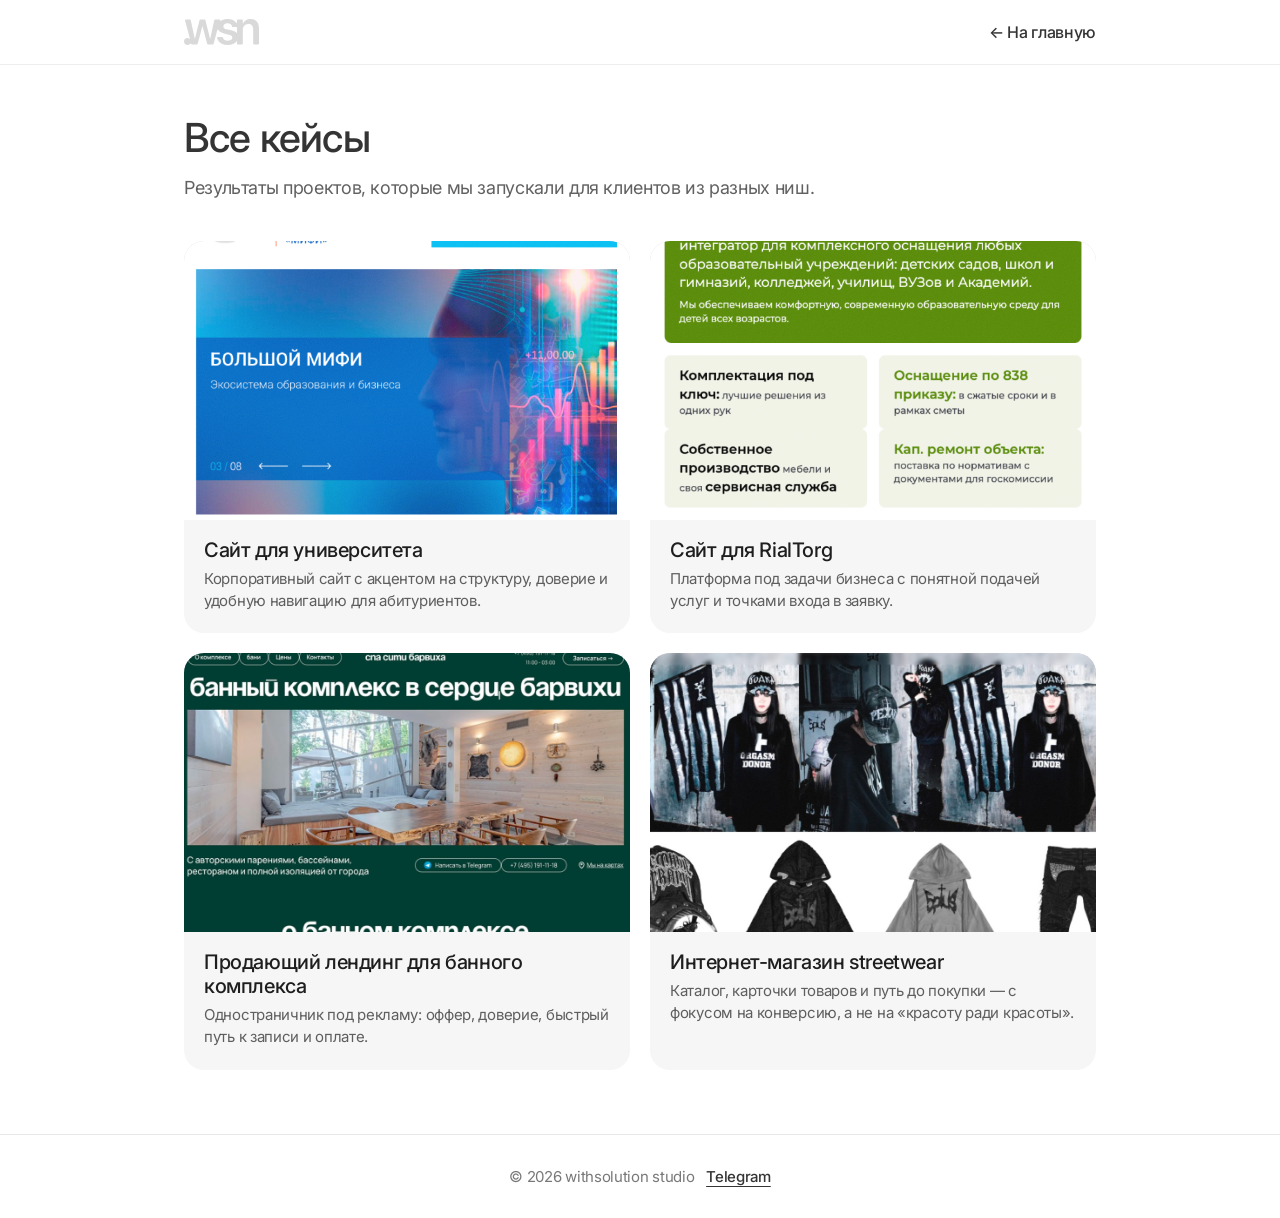
<file: cases.html>
<!DOCTYPE html>
<html lang="ru">
<head>
  <meta charset="UTF-8">
  <meta name="viewport" content="width=device-width, initial-scale=1.0">
  <title>Кейсы — withsolution studio</title>
  <link rel="preconnect" href="https://fonts.googleapis.com">
  <link rel="preconnect" href="https://fonts.gstatic.com" crossorigin>
  <link href="https://fonts.googleapis.com/css2?family=Inter:wght@400;500;600&display=swap" rel="stylesheet">
  <link rel="stylesheet" href="css/styles.css">
</head>
<body class="cases-page">
  <header class="cases-header">
    <div class="row">
      <a href="index.html#top" class="logo"><img src="./assets/hero/logo.svg" alt="withsolution studio"></a>
      <a href="index.html">← На главную</a>
    </div>
  </header>

  <main class="cases-main">
    <h1>Все кейсы</h1>
    <p class="sub">Результаты проектов, которые мы запускали для клиентов из разных ниш.</p>

    <div class="cases-list">
      <a href="https://mephi.ru/" target="_blank" rel="noopener noreferrer" class="cases-item">
        <div class="thumb" style="background-image: url('./assets/cases/case-01.png');"></div>
        <div class="meta">
          <h2>Сайт для университета</h2>
          <p>Корпоративный сайт с акцентом на структуру, доверие и удобную навигацию для абитуриентов.</p>
        </div>
      </a>

      <a href="https://www.rialtorg.ru/" target="_blank" rel="noopener noreferrer" class="cases-item">
        <div class="thumb" style="background-image: url('./assets/cases/case-02.png');"></div>
        <div class="meta">
          <h2>Сайт для RialTorg</h2>
          <p>Платформа под задачи бизнеса с понятной подачей услуг и точками входа в заявку.</p>
        </div>
      </a>

      <a href="https://spacitybarvikha.ru/" target="_blank" rel="noopener noreferrer" class="cases-item">
        <div class="thumb" style="background-image: url('./assets/cases/case-03.png');"></div>
        <div class="meta">
          <h2>Продающий лендинг для банного комплекса</h2>
          <p>Одностраничник под рекламу: оффер, доверие, быстрый путь к записи и оплате.</p>
        </div>
      </a>

      <a href="https://5plusworldwide.com" target="_blank" rel="noopener noreferrer" class="cases-item">
        <div class="thumb" style="background-image: url('./assets/cases/case-04.png');"></div>
        <div class="meta">
          <h2>Интернет-магазин streetwear</h2>
          <p>Каталог, карточки товаров и путь до покупки — с фокусом на конверсию, а не на «красоту ради красоты».</p>
        </div>
      </a>
    </div>
  </main>

  <footer class="cases-footer">
    © 2026 withsolution studio
    <a href="https://t.me/withsolution" target="_blank" rel="noopener noreferrer">Telegram</a>
  </footer>
</body>
</html>
</file>
<file: css/styles.css>
:root { --canvas-w: 1920px; --canvas-h: 10720px; --dark: rgba(30, 30, 30, 0.90); --dark-solid: #1E1E1E; }

* {
  margin: 0;
  padding: 0;
  box-sizing: border-box;
  font-family: 'Inter', sans-serif;
  letter-spacing: -0.02em;
}

html, body {
  background: #ffffff;
  -webkit-font-smoothing: antialiased;
  text-rendering: optimizeLegibility;
  scroll-behavior: smooth;
}

    /* Wrapper centers the fixed Figma canvas and lets us scale it to viewport width */
    .stage {
      width: 100%;
      overflow-x: hidden;
      display: flex;
      justify-content: center;
      position: relative;
    }

    .section-bleed {
      position: absolute;
      left: 50%;
      transform: translateX(-50%);
      width: 100vw;
      pointer-events: none;
      z-index: 0;
      display: none;
    }

    .section-bleed--dark {
      background: var(--dark-solid);
    }

    .canvas {
      position: relative;
      transform-origin: top center;
      flex: none;
      z-index: 1;
    }

    /* Gray placeholder for any image / visual content */
    .ph {
      background: #D9D9D9;
      display: block;
    }

    a { color: inherit; text-decoration: none; }

    /* Hero cases infinite slider (desktop canvas) */
    .hero-cases-slider { overflow: hidden; border-radius: 24px; }
    .hero-cases-track { display: flex; gap: 8px; height: 100%; will-change: transform; }
    .hero-cases-track img { flex: none; width: 424px; height: 400px; border-radius: 24px; object-fit: cover; display: block; }

    /* ======================================================================
       MOBILE / TABLET VIEW — completely separate layout for ≤ 1024px.
       Desktop Figma canvas is preserved as-is above this breakpoint.
       ====================================================================== */
    .mobile-view { display: none; }

    @media (max-width: 1024px) {
      .stage { display: none !important; }
      .mobile-view { display: block; }
    }

    .mv {
      color: rgba(30,30,30,.9);
      font-family: 'Inter', sans-serif;
    }
    .mv-wrap { max-width: 720px; margin: 0 auto; padding: 0 24px; }
    @media (max-width: 640px) { .mv-wrap { padding: 0 20px; } }

    .mv h1 { font-size: clamp(28px,4.6vw,40px); font-weight: 500; line-height: 1.15; }
    .mv h2 { font-size: clamp(26px,4.2vw,36px); font-weight: 500; line-height: 1.18; }
    .mv h3 { font-size: clamp(20px,3vw,24px); font-weight: 500; line-height: 1.25; }
    .mv .lead { font-size: clamp(16px,2.4vw,18px); line-height: 1.5; color: rgba(30,30,30,.8); }
    .mv .body { font-size: 16px; line-height: 1.5; color: rgba(30,30,30,.7); }
    .mv .eyebrow { display: inline-flex; align-items: center; gap: 10px; font-size: 14px; font-weight: 500; margin-bottom: 14px; }
    .mv .eyebrow i { width: 16px; height: 15px; display: inline-block; background: url('../assets/icons/star-small.png') center / contain no-repeat; }

    /* HEADER */
    .mv-header { position: sticky; top: 0; z-index: 50; background: rgba(255,255,255,.96); backdrop-filter: blur(8px); border-bottom: 1px solid #eee; }
    .mv-header .row { display: flex; align-items: center; justify-content: space-between; height: 64px; }
    .mv-brand { font-size: 18px; font-weight: 600; color: rgba(30,30,30,.9); }
    .mv-menu-btn { width: 44px; height: 44px; border-radius: 12px; background: #F2F2F2; border: none; display: flex; align-items: center; justify-content: center; cursor: pointer; }
    .mv-menu-btn span { width: 18px; height: 2px; background: rgba(30,30,30,.9); position: relative; display: block; }
    .mv-menu-btn span::before, .mv-menu-btn span::after { content: ""; position: absolute; left: 0; width: 18px; height: 2px; background: rgba(30,30,30,.9); }
    .mv-menu-btn span::before { top: -6px; }
    .mv-menu-btn span::after { top: 6px; }
    .mv-menu { display: none; padding: 8px 0 20px; }
    .mv-menu.open { display: block; }
    .mv-menu a { display: block; padding: 12px 4px; font-size: 17px; font-weight: 500; color: rgba(30,30,30,.9); border-bottom: 1px solid #f1f1f1; }
    .mv-menu a:last-child { border-bottom: 0; }
    .mv-menu .contact { margin-top: 16px; background: var(--dark); color: #fff; border-radius: 14px; text-align: center; padding: 14px; border: 0; }

    /* SECTIONS */
    .mv-section { padding: 56px 0; }
    @media (max-width: 640px) { .mv-section { padding: 44px 0; } }

    /* HERO */
    .mv-hero { padding-top: 24px; }
    .mv-hero-card { background: #D9D9D9; border-radius: 20px; aspect-ratio: 3/4; max-height: 540px; position: relative; overflow: hidden; display: flex; flex-direction: column; justify-content: flex-end; padding: 20px; }
    .mv-hero-cards { position: absolute; left: 24px; right: 24px; top: 24px; bottom: 100px; overflow: hidden; border-radius: 14px; }
    .mv-hero-slider-track { display: flex; gap: 8px; height: 100%; will-change: transform; }
    .mv-hero-slider-track img { flex: none; height: 100%; border-radius: 14px; object-fit: cover; display: block; }
    .mv-hero-cta { position: relative; display: flex; gap: 4px; align-self: center; z-index: 2; }
    .mv-hero-cta-link { display: flex; gap: 4px; align-items: center; }
    .mv-hero-cta .pill { height: 56px; padding: 0 18px; background: #fff; border-radius: 14px; display: flex; align-items: center; font-size: 16px; font-weight: 500; }
    .mv-hero-cta .ico { width: 56px; height: 56px; background: #fff; border-radius: 14px; display: flex; align-items: center; justify-content: center; font-size: 22px; }

    .mv-intro h1 { margin-bottom: 18px; }
    .mv-intro-row { display: flex; align-items: center; justify-content: space-between; gap: 24px; flex-wrap: wrap; }
    .mv-intro-lead { flex: 1; min-width: 240px; margin-bottom: 0 !important; }
    .mv-stat { display: flex; align-items: center; gap: 18px; padding: 0; border-top: 0; flex: none; }
    .mv-stat .num { font-size: 44px; font-weight: 500; }
    .mv-stat .cap { font-size: 18px; color: rgba(30,30,30,.8); }

    /* ABOUT */
    .mv-about-grid { display: grid; grid-template-columns: 1fr; gap: 16px; }
    @media (min-width: 641px) { .mv-about-grid { grid-template-columns: 1fr 1fr; } }
    .mv-about-photo { background: #D9D9D9; border-radius: 20px; min-height: 320px; position: relative; overflow: hidden; padding: 16px; display: flex; flex-direction: column; justify-content: flex-end; gap: 8px; }
    @media (min-width: 641px) { .mv-about-photo { grid-column: 1 / -1; } }
    .mv-badge { background: #fff; border-radius: 12px; padding: 14px; display: flex; align-items: center; gap: 14px; align-self: flex-start; }
    .mv-badge .n { font-size: 32px; font-weight: 500; color: #1E1E1E; }
    .mv-badge .c { font-size: 16px; color: #1E1E1E; }
    .mv-badge-row { display: flex; gap: 8px; flex-wrap: wrap; }
    .mv-note { background: #ECECEC; border-radius: 20px; padding: 20px; min-height: 240px; }
    .mv-note .lg { width: 60%; max-width: 200px; height: 56px; background: #D9D9D9; border-radius: 8px; opacity: .55; margin-bottom: 60px; }
    .mv-note p { font-size: 18px; font-weight: 500; color: rgba(30,30,30,.7); text-transform: uppercase; line-height: 1.3; }
    .mv-connect { background: #0B1714; border-radius: 20px; padding: 12px; display: flex; flex-direction: column; gap: 8px; min-height: 240px; }
    .mv-connect .pane { flex: 1; background: #F6F6F6; border-radius: 12px; display: flex; align-items: center; justify-content: center; min-height: 160px; overflow: hidden; }
    .mv-connect .pane video { width: 100%; height: 100%; object-fit: cover; display: block; border-radius: 12px; }
    .mv-connect .lab { background: #1E1E1E; color: #ECECEC; padding: 12px; border-radius: 12px; text-align: center; font-size: 18px; }

    /* TRUST */
    .mv-trust { text-align: center; }
    .mv-trust .lead { margin-bottom: 36px; }
    .mv-trust .smalllabel { font-size: 14px; color: rgba(30,30,30,.6); margin-bottom: 18px; }
    .mv-logos { display: grid; grid-template-columns: 1fr 1fr 1fr; gap: 8px; }
    @media (max-width: 480px) { .mv-logos { grid-template-columns: 1fr 1fr; } }
    .mv-logos .l { background: #ECECEC; border-radius: 8px; height: 76px; display: flex; align-items: center; justify-content: center; }
    .mv-logos .l .ph { width: 55%; height: 40%; border-radius: 6px; background: #D9D9D9; }

    /* WHAT WE DO */
    .mv-services { display: grid; gap: 20px; margin-top: 28px; }
    .mv-service { background: #F6F6F6; border-radius: 20px; overflow: hidden; }
    .mv-service .shot { aspect-ratio: 16/10; background-color: #D9D9D9; }
    .mv-service:nth-child(1) .shot { background-image: url('../assets/sections/service-landing.jpg'); background-size: cover; background-position: center; }
    .mv-service:nth-child(2) .shot { background-image: url('../assets/sections/service-shop.jpg'); background-size: cover; background-position: center; }
    .mv-service:nth-child(3) .shot { background-image: url('../assets/sections/service-custom.jpg'); background-size: cover; background-position: center; }
    .mv-service .info { padding: 20px; display: flex; gap: 16px; align-items: flex-start; }
    .mv-service .info .txt { flex: 1; }
    .mv-service .info h3 { margin-bottom: 6px; color: #1E1E1E; font-weight: 400; }
    .mv-service .info p { font-size: 15px; color: #1E1E1E; }
    .mv-service .ic { width: 52px; height: 52px; border-radius: 14px; background: rgba(30,30,30,.9) url('../assets/icons/arrow.png') center / 28px no-repeat; display: flex; align-items: center; justify-content: center; flex: none; }
    .mv-service .ic.blue { background-color: rgba(30,30,30,.9); }
    .mv-service .ic .g { display: none; }

    /* DARK WHO */
    .mv-dark { background: var(--dark-solid); color: #fff; }
    .mv-dark .eyebrow, .mv-dark h2, .mv-dark .lead { color: #fff; }
    .mv-dark .eyebrow i { filter: brightness(0) invert(1); }
    .mv-dark .lead { color: rgba(255,255,255,.92); }
    .mv-dark .head { text-align: center; margin-bottom: 32px; }
    .mv-dark .head h2 { margin-bottom: 16px; }
    .mv-who-cards { display: grid; gap: 16px; grid-template-columns: 1fr; }
    @media (min-width: 641px) { .mv-who-cards { grid-template-columns: 1fr 1fr; } }
    .mv-who-card { background: #F6F6F6; border-radius: 20px; padding: 16px; color: rgba(30,30,30,.9); }
    .mv-who-card .pic { background: #D9D9D9; border-radius: 14px; aspect-ratio: 4/3; margin-bottom: 16px; background-size: cover; background-position: center; }
    .mv-who-card:nth-child(1) .pic { background-image: url('../assets/sections/who-target.png'); }
    .mv-who-card:nth-child(2) .pic { background-image: url('../assets/sections/who-shop.png'); }
    .mv-who-card:nth-child(3) .pic { background-image: url('../assets/sections/who-house.png'); }
    .mv-who-card:nth-child(1) .ic { background: #E4E4E4 url('../assets/icons/laptop.png') center / 32px no-repeat; }
    .mv-who-card:nth-child(2) .ic { background: #E4E4E4 url('../assets/icons/bag.png') center / 32px no-repeat; }
    .mv-who-card .ic { width: 52px; height: 52px; border-radius: 14px; display: flex; align-items: center; justify-content: center; margin-bottom: 14px; }
    .mv-who-card:nth-child(3) .ic { background: #E4E4E4 url('../assets/icons/verified.png') center / 32px no-repeat; }
    .mv-who-card .ic .g { display: none; }
    .mv-who-card h3 { color: rgba(30,30,30,.8); font-weight: 400; margin-bottom: 8px; }
    .mv-who-card p { color: rgba(30,30,30,.7); font-size: 15px; }

    /* CASES */
    .mv-cases { background: var(--dark-solid); padding-top: 0; }
    .mv-cases .head { display: flex; justify-content: space-between; align-items: flex-start; gap: 16px; margin-bottom: 28px; flex-wrap: wrap; }
    .mv-cases .head .eyebrow i { filter: brightness(0) invert(1); }
    .mv-cases .head .eyebrow, .mv-cases .head h2 { color: #fff; }
    .mv-cases .rate { display: flex; flex-direction: column; gap: 10px; }
    .mv-cases .avatars { display: flex; }
    .mv-cases .avatars span { width: 36px; height: 36px; border-radius: 999px; border: 1px solid #E8E8E8; margin-left: -8px; }
    .mv-cases .avatars span:first-child { margin-left: 0; }
    .mv-cases .rate p { color: #fff; font-size: 15px; }
    .mv-cases-list { display: grid; gap: 16px; }
    .mv-case { background: #D9D9D9; border-radius: 18px; aspect-ratio: 4/3; position: relative; overflow: hidden; background-size: cover; background-position: center; }
    .mv-case:nth-child(1) { background-image: url('../assets/cases/case-01.png'); }
    .mv-case:nth-child(2) { background-image: url('../assets/cases/case-02.png'); }
    .mv-case:nth-child(3) { background-image: url('../assets/cases/case-03.png'); }
    .mv-case:nth-child(4) { background-image: url('../assets/cases/case-04.png'); }
    .mv-case .tag { position: absolute; left: 10px; bottom: 10px; background: #fff; border-radius: 10px; padding: 8px 12px; font-size: 14px; display: flex; align-items: center; gap: 6px; max-width: calc(100% - 20px); }
    .mv-cases-btn { display: flex; gap: 4px; justify-content: center; margin-top: 28px; text-decoration: none; }
    .mv-cases-btn .pill { height: 52px; padding: 0 16px; background: #fff; border-radius: 14px; display: flex; align-items: center; font-size: 16px; font-weight: 500; color: rgba(30,30,30,.9); }
    .mv-cases-btn .ico { font-size: 0; background: #fff url('../assets/icons/download.png') center / 28px no-repeat; }

    /* REVIEWS */
    .mv-reviews .head { text-align: center; margin-bottom: 28px; }
    .mv-reviews .head h2 { margin: 12px 0 14px; }
    .mv-reviews-list { display: grid; gap: 14px; }
    .mv-review { background: #F6F6F6; border-radius: 20px; padding: 20px; display: flex; flex-direction: column; min-height: 240px; }
    .mv-review h3 { font-weight: 400; color: rgba(30,30,30,.8); margin-bottom: 10px; }
    .mv-review p { font-size: 15px; color: rgba(30,30,30,.7); line-height: 1.55; flex: 1; margin-bottom: 16px; }
    .mv-review-link { font-size: 15px; font-weight: 500; color: rgba(30,30,30,.9); text-decoration: underline; text-underline-offset: 4px; align-self: flex-start; }

    /* WHY TRUST */
    .mv-why .head { margin-bottom: 28px; }
    .mv-why-grid { display: grid; gap: 14px; grid-template-columns: 1fr; }
    @media (min-width: 641px) { .mv-why-grid { grid-template-columns: 1fr 1fr; } }
    .mv-why-card { background: #F6F6F6; border-radius: 20px; padding: 20px; min-height: 200px; display: flex; flex-direction: column; }
    .mv-why-card .dots { display: flex; gap: 0; margin-bottom: 22px; }
    .mv-why .eyebrow i { opacity: 0.85; }
    .mv-why-card .dots img { height: 15px; display: block; }
    .mv-why-card .t { margin-top: auto; }
    .mv-why-card h3 { font-weight: 400; color: rgba(30,30,30,.8); margin-bottom: 6px; }
    .mv-why-card p { font-size: 15px; color: rgba(30,30,30,.7); }

    .mv-why-image { background: url('../assets/sections/trust-star-photo.png') center / cover no-repeat #D9D9D9; border-radius: 20px; aspect-ratio: 4/3; margin-top: 14px; }

    /* PRICING */
    .mv-pricing .head { text-align: center; margin-bottom: 28px; }
    .mv-pricing .head h2 { margin: 12px 0 14px; }
    .mv-prices { display: grid; gap: 16px; grid-template-columns: 1fr; }
    @media (min-width: 800px) { .mv-prices { grid-template-columns: 1fr 1fr; } }
    .mv-price { color: rgba(30, 30, 30, 0.80); border-radius: 20px; padding: 22px; min-height: 320px; position: relative; overflow: hidden; background: #F6F6F6; }
    .mv-price:nth-child(1) { background-image: #F6F6F6, url('../assets/sections/tariff-cloud.svg'); background-repeat: no-repeat, no-repeat; background-position: 0 0, right center; background-size: auto, 220px auto; }
    .mv-price:nth-child(2) { background-image: #F6F6F6, url('../assets/sections/tariff-label.svg'); background-repeat: no-repeat, no-repeat; background-position: 0 0, right 24px center; background-size: auto, 180px auto; }
    .mv-price h3 { color: rgba(30, 30, 30, 0.80); font-weight: 400; margin-bottom: 12px; }
    .mv-price .desc { font-size: 15px; margin-bottom: 22px; color: rgba(30, 30, 30, 0.80); opacity: .95; }
    .mv-price ul { list-style: none; display: flex; flex-direction: column; gap: 12px; }
    .mv-price li { font-size: 18px; color: rgba(30, 30, 30, 0.80); }

    /* CTA */
    .mv-cta { text-align: center; }
    .mv-cta h2 { margin: 12px 0 16px; color: #0B1714; }
    .mv-cta .lead { color: #0B1714; margin-bottom: 28px; }
    .mv-cta-btn { display: inline-flex; gap: 4px; }
    .mv-cta-btn .pill { height: 56px; padding: 0 18px; background: var(--dark); color: #fff; border-radius: 14px; display: flex; align-items: center; font-size: 16px; font-weight: 500; }

    /* FOOTER */
    .mv-footer { background: #fff; border-top: 1px solid #E8E8E8; padding: 48px 0 32px; }
    .mv-footer-top { display: grid; grid-template-columns: 1fr; gap: 28px; margin-bottom: 32px; }
    @media (min-width: 641px) { .mv-footer-top { grid-template-columns: 1fr 1fr 1fr; align-items: start; } }
    .mv-footer-logo img { width: 75px; height: auto; display: block; filter: invert(15%); }
    .mv-footer-nav { display: flex; flex-direction: column; gap: 10px; }
    .mv-footer-nav a { font-size: 16px; font-weight: 500; color: rgba(30,30,30,.9); }
    .mv-footer-social { display: flex; flex-direction: column; gap: 10px; }
    .mv-footer-social .label { font-size: 14px; font-weight: 500; color: rgba(30,30,30,.6); text-transform: uppercase; letter-spacing: 0.04em; }
    .mv-footer-social a { font-size: 16px; font-weight: 500; color: rgba(30,30,30,.9); text-decoration: underline; text-underline-offset: 4px; }
    .mv-footer-bottom { font-size: 15px; color: rgba(30,30,30,.6); padding-top: 24px; border-top: 1px solid #f0f0f0; }

    /* CASES PAGE */
    .cases-page { color: rgba(30,30,30,.9); font-family: 'Inter', sans-serif; min-height: 100vh; }
    .cases-header { position: sticky; top: 0; z-index: 50; background: rgba(255,255,255,.96); backdrop-filter: blur(8px); border-bottom: 1px solid #eee; }
    .cases-header .row { display: flex; align-items: center; justify-content: space-between; height: 64px; max-width: 960px; margin: 0 auto; padding: 0 24px; }
    .cases-header a { font-size: 16px; font-weight: 500; color: rgba(30,30,30,.9); }
    .cases-header .logo img { width: 75px; height: auto; display: block; filter: invert(15%); }
    .cases-main { max-width: 960px; margin: 0 auto; padding: 48px 24px 64px; }
    .cases-main h1 { font-size: clamp(28px, 4vw, 40px); font-weight: 500; margin-bottom: 12px; }
    .cases-main .sub { font-size: 18px; color: rgba(30,30,30,.7); margin-bottom: 40px; line-height: 1.5; }
    .cases-list { display: grid; gap: 20px; grid-template-columns: 1fr; }
    @media (min-width: 641px) { .cases-list { grid-template-columns: 1fr 1fr; } }
    .cases-item { background: #F6F6F6; border-radius: 20px; overflow: hidden; text-decoration: none; color: inherit; display: block; transition: transform .2s ease; }
    .cases-item:hover { transform: translateY(-2px); }
    .cases-item .thumb { aspect-ratio: 16/10; background: #D9D9D9 center / cover no-repeat; }
    .cases-item .meta { padding: 18px 20px 22px; }
    .cases-item .meta h2 { font-size: 20px; font-weight: 500; margin-bottom: 6px; color: #1E1E1E; }
    .cases-item .meta p { font-size: 15px; color: rgba(30,30,30,.7); line-height: 1.45; }
    .cases-footer { border-top: 1px solid #E8E8E8; padding: 32px 24px; text-align: center; font-size: 15px; color: rgba(30,30,30,.6); }
    .cases-footer a { color: rgba(30,30,30,.9); font-weight: 500; text-decoration: underline; text-underline-offset: 4px; margin-left: 8px; }
</file>
